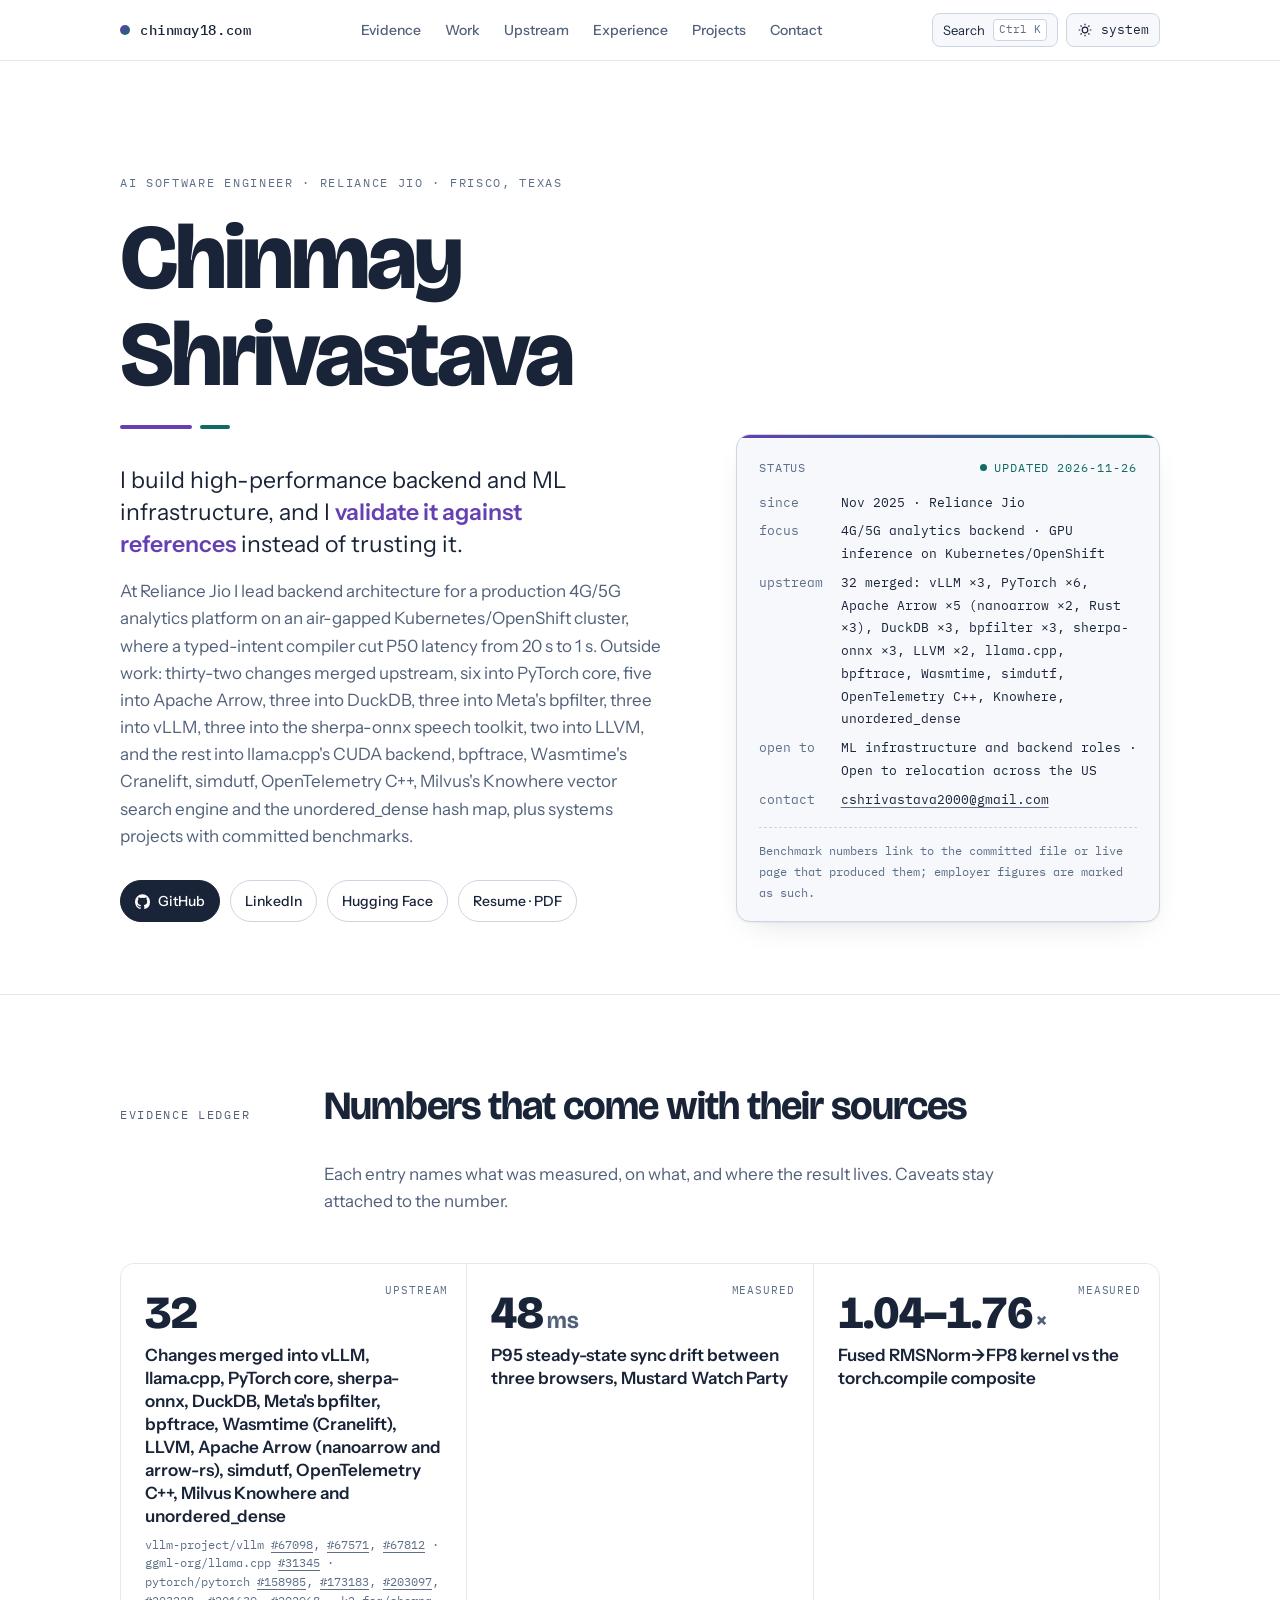
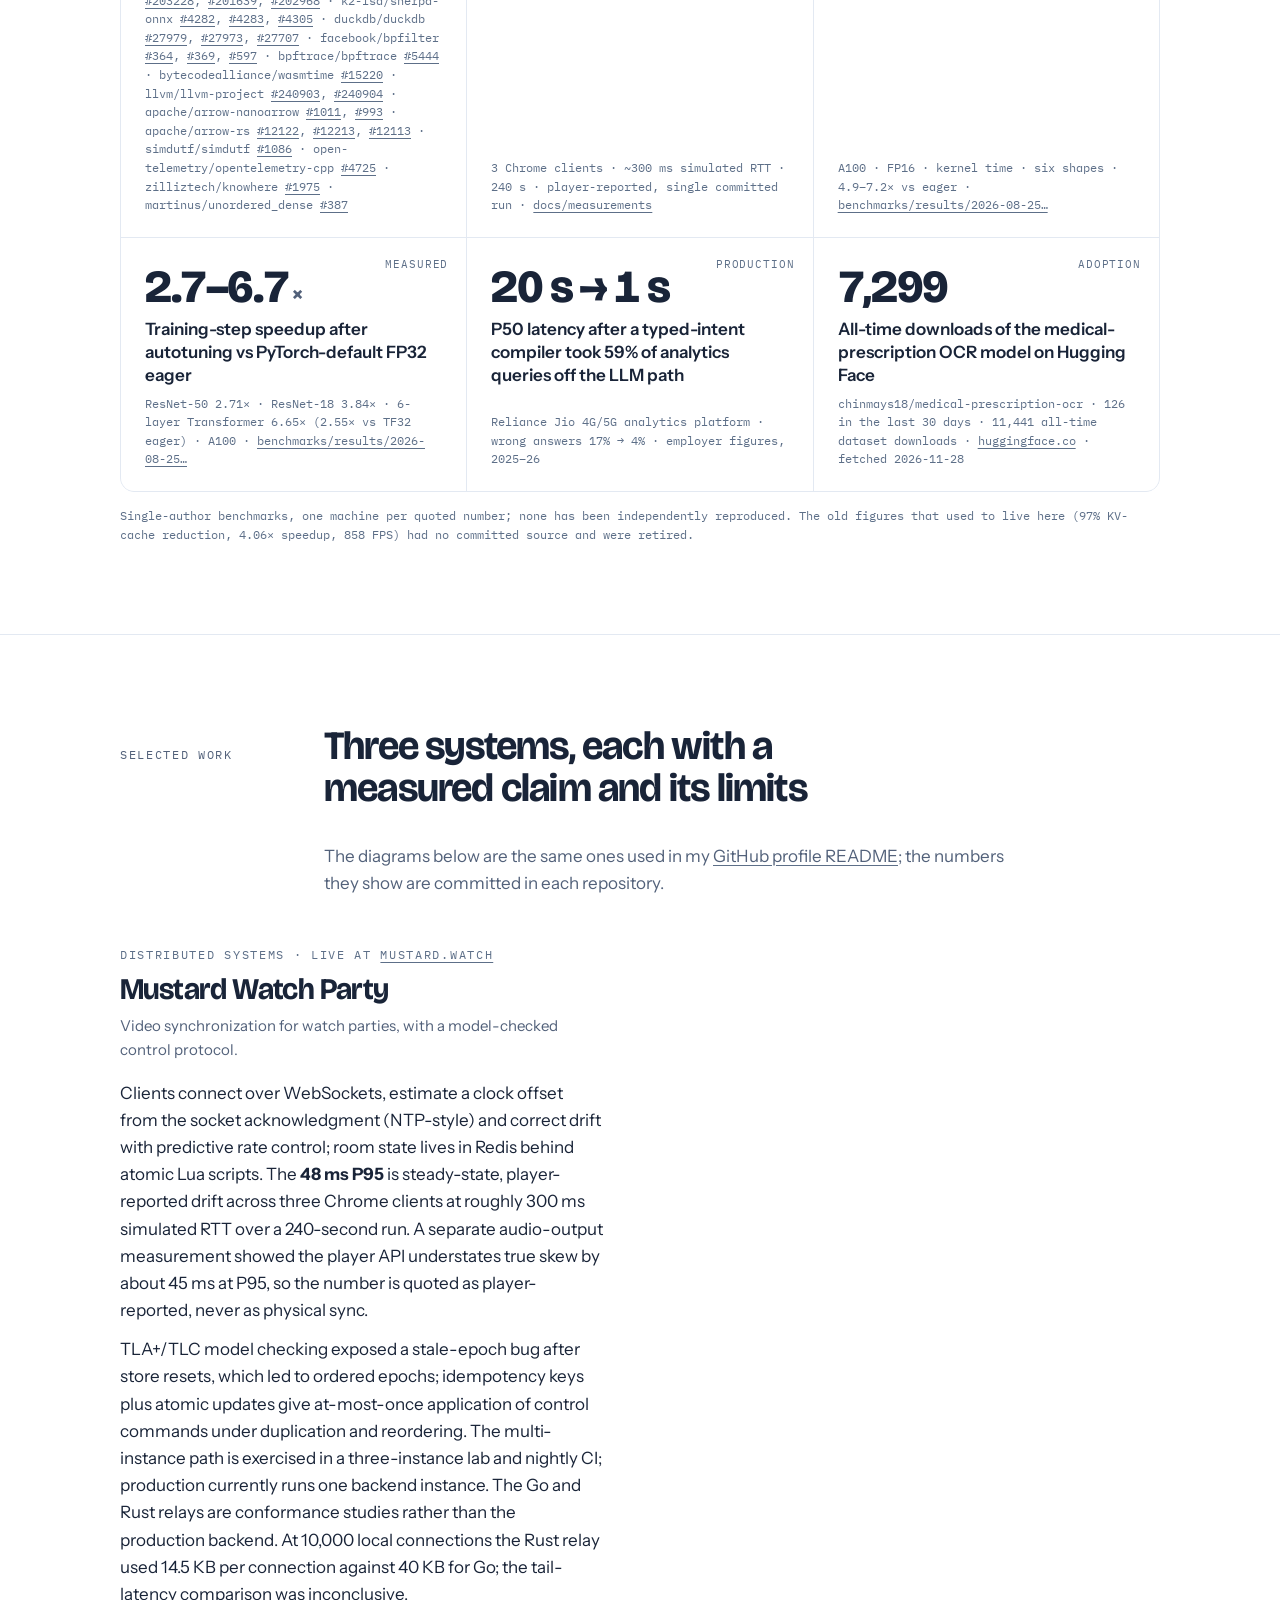
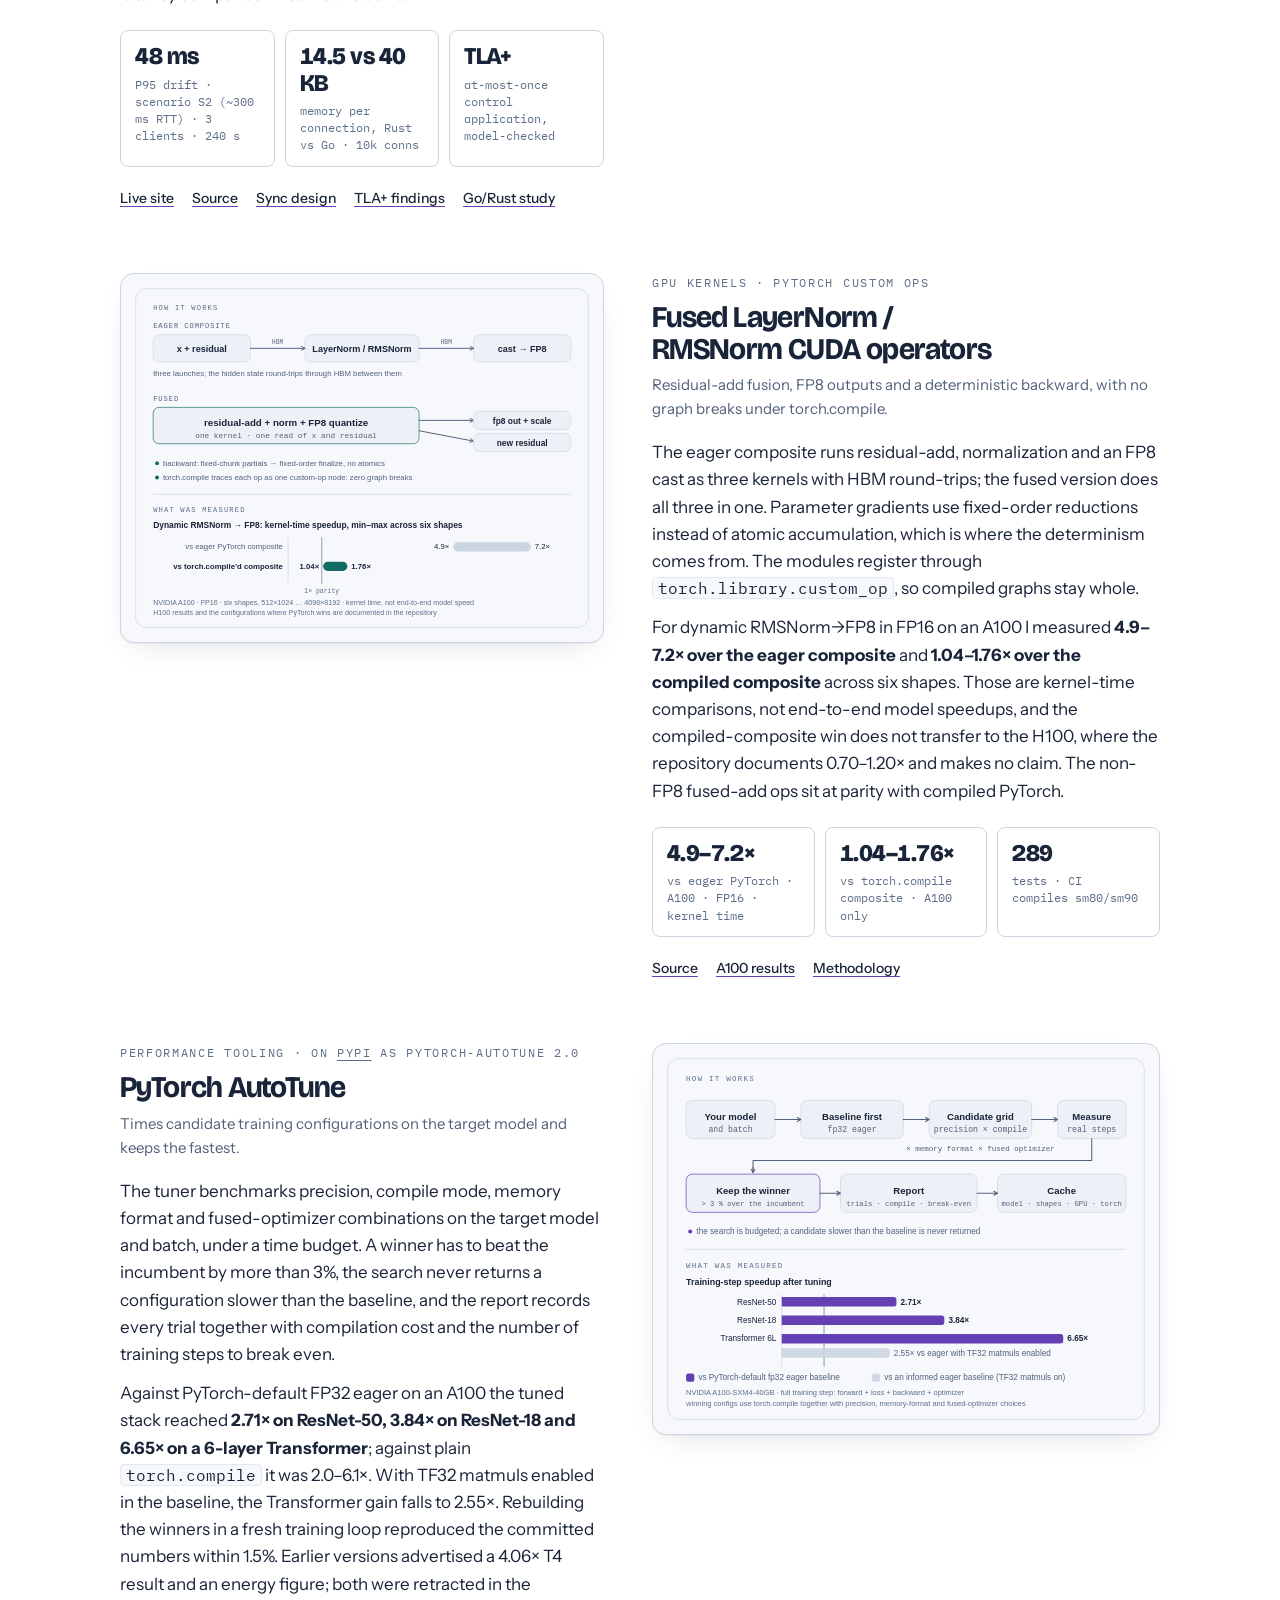
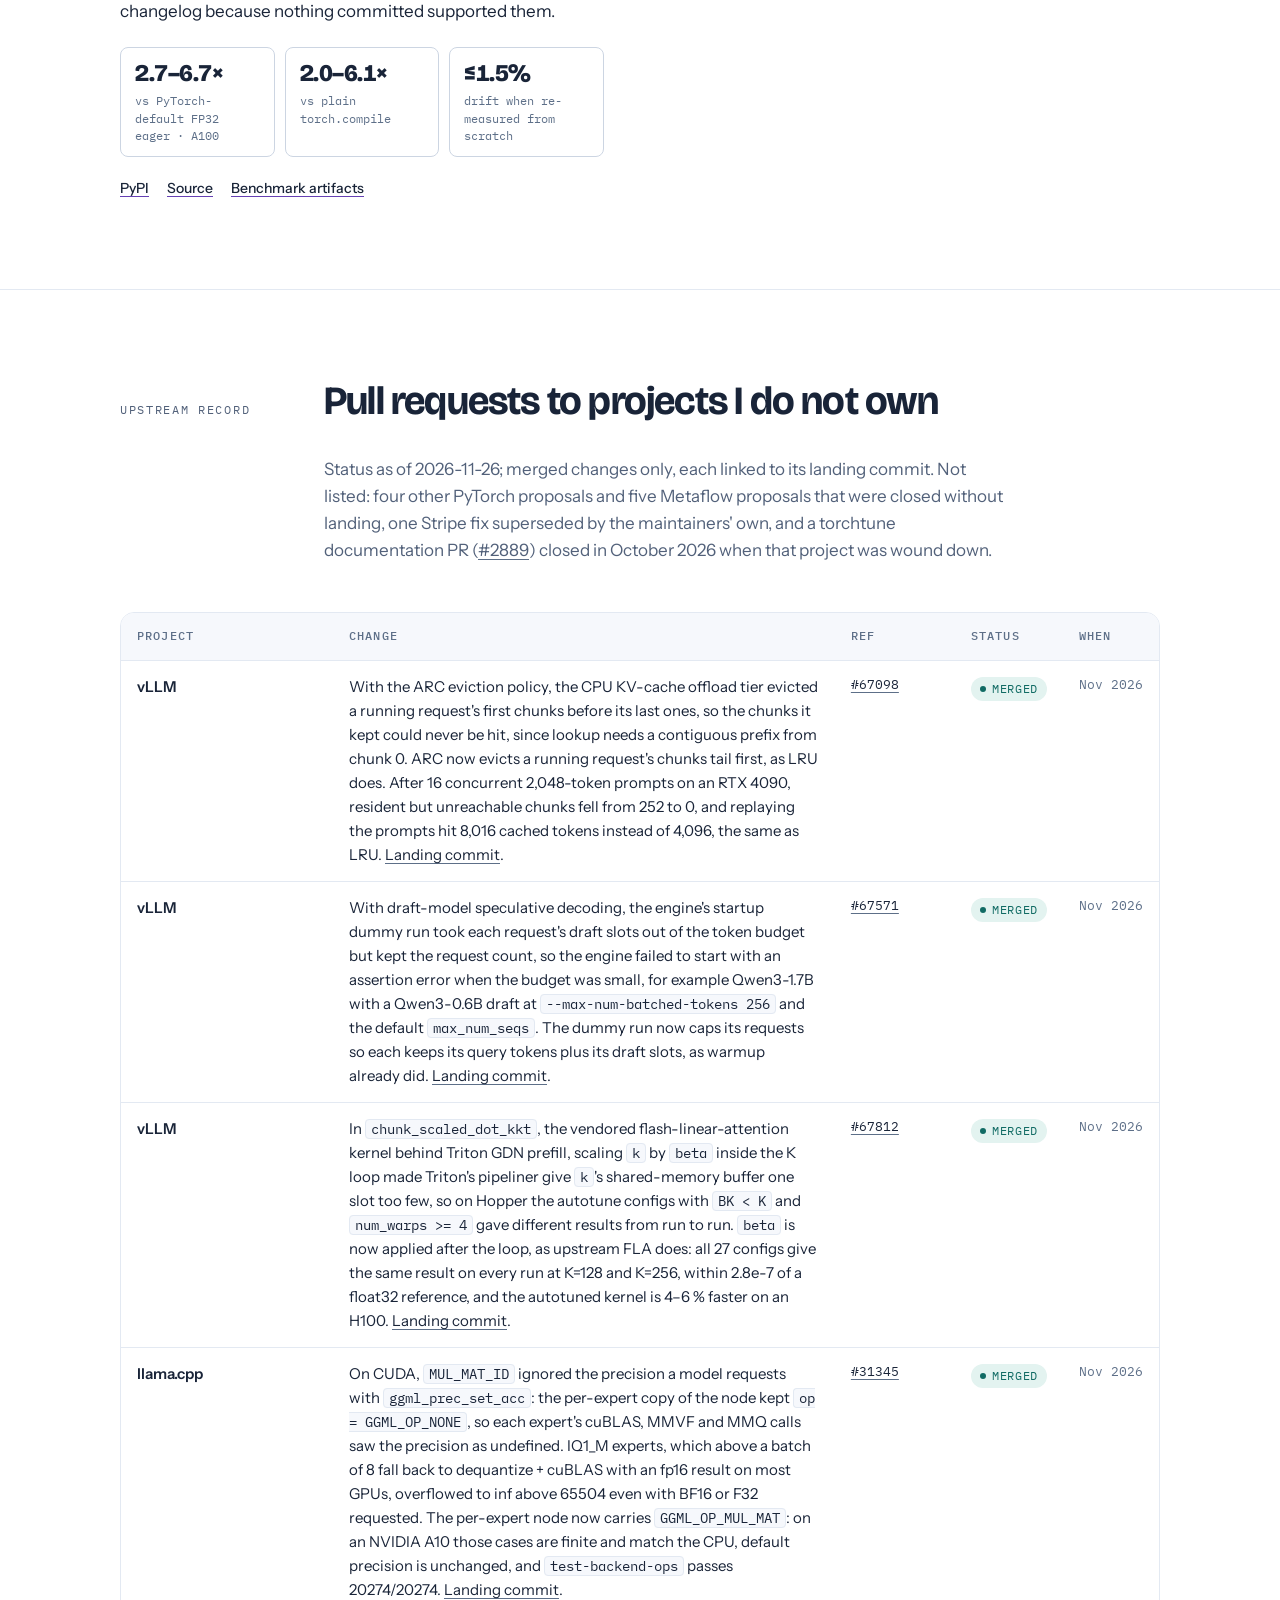
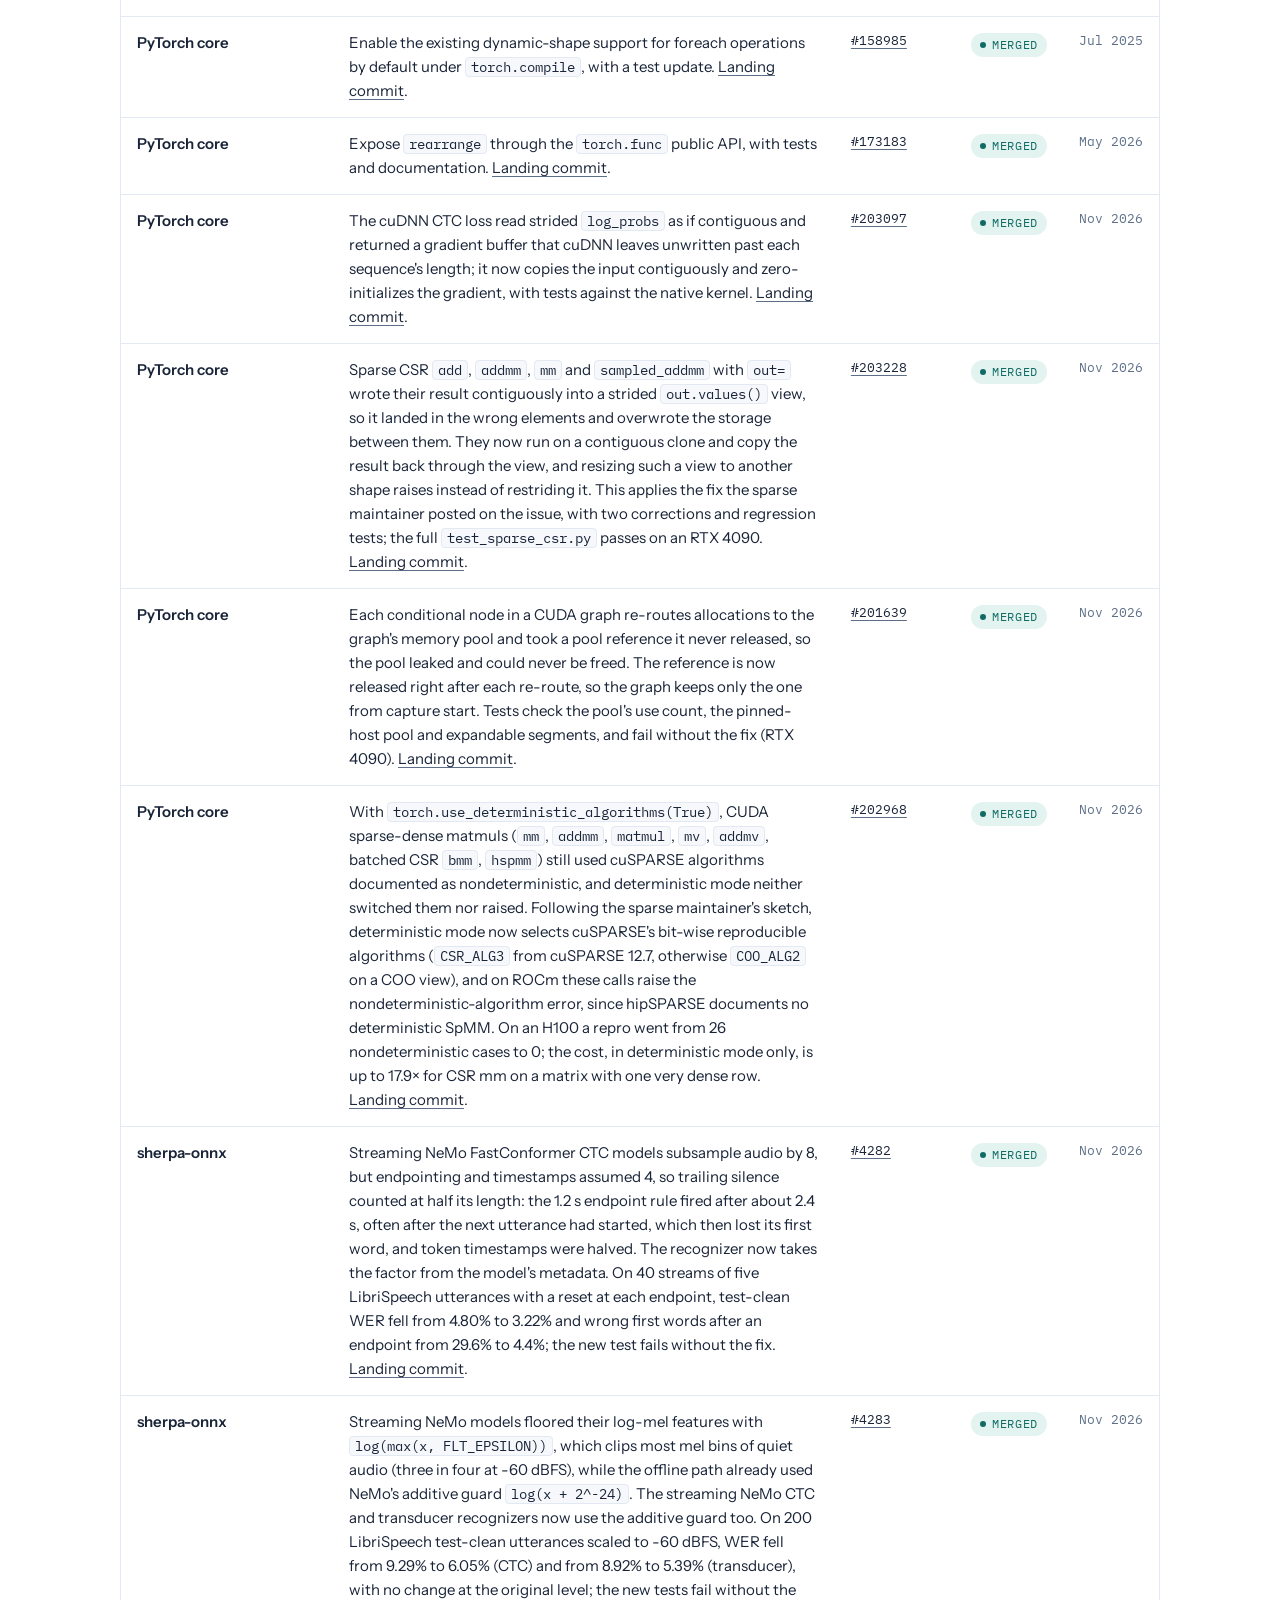
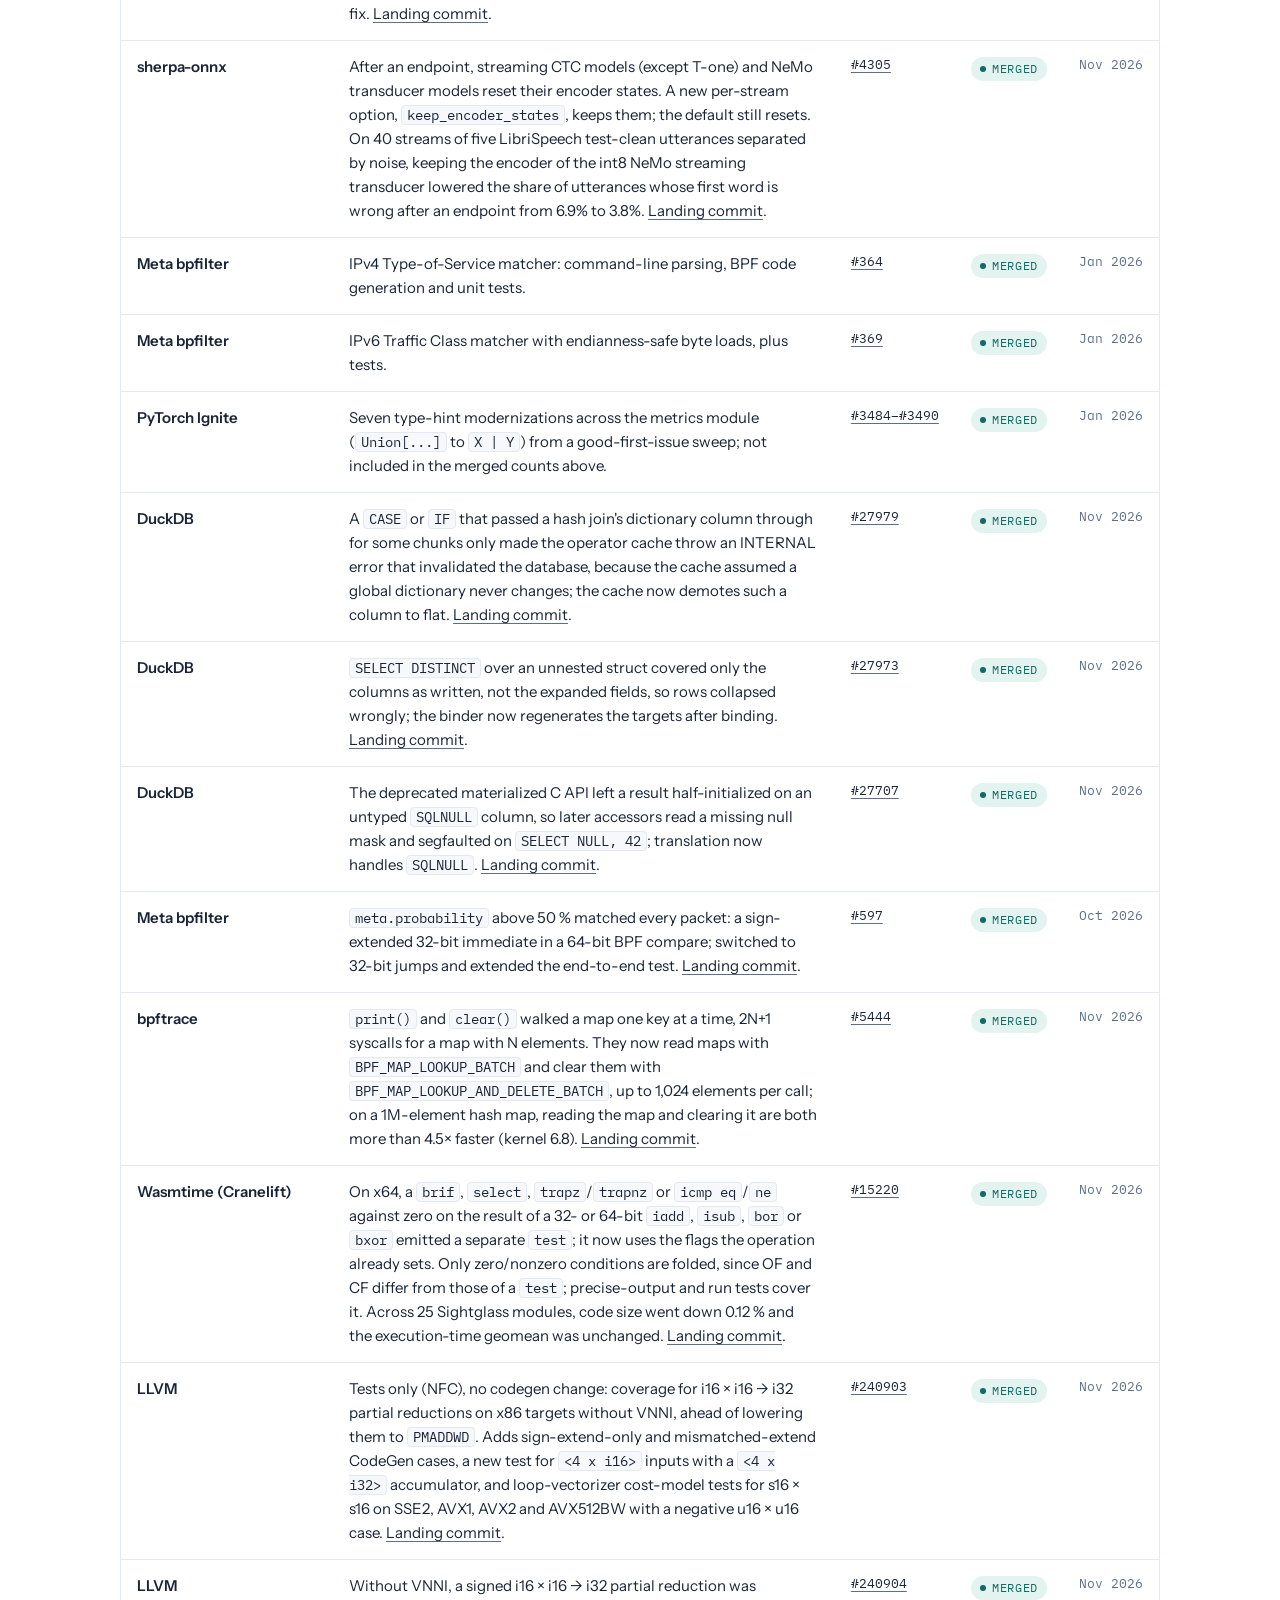
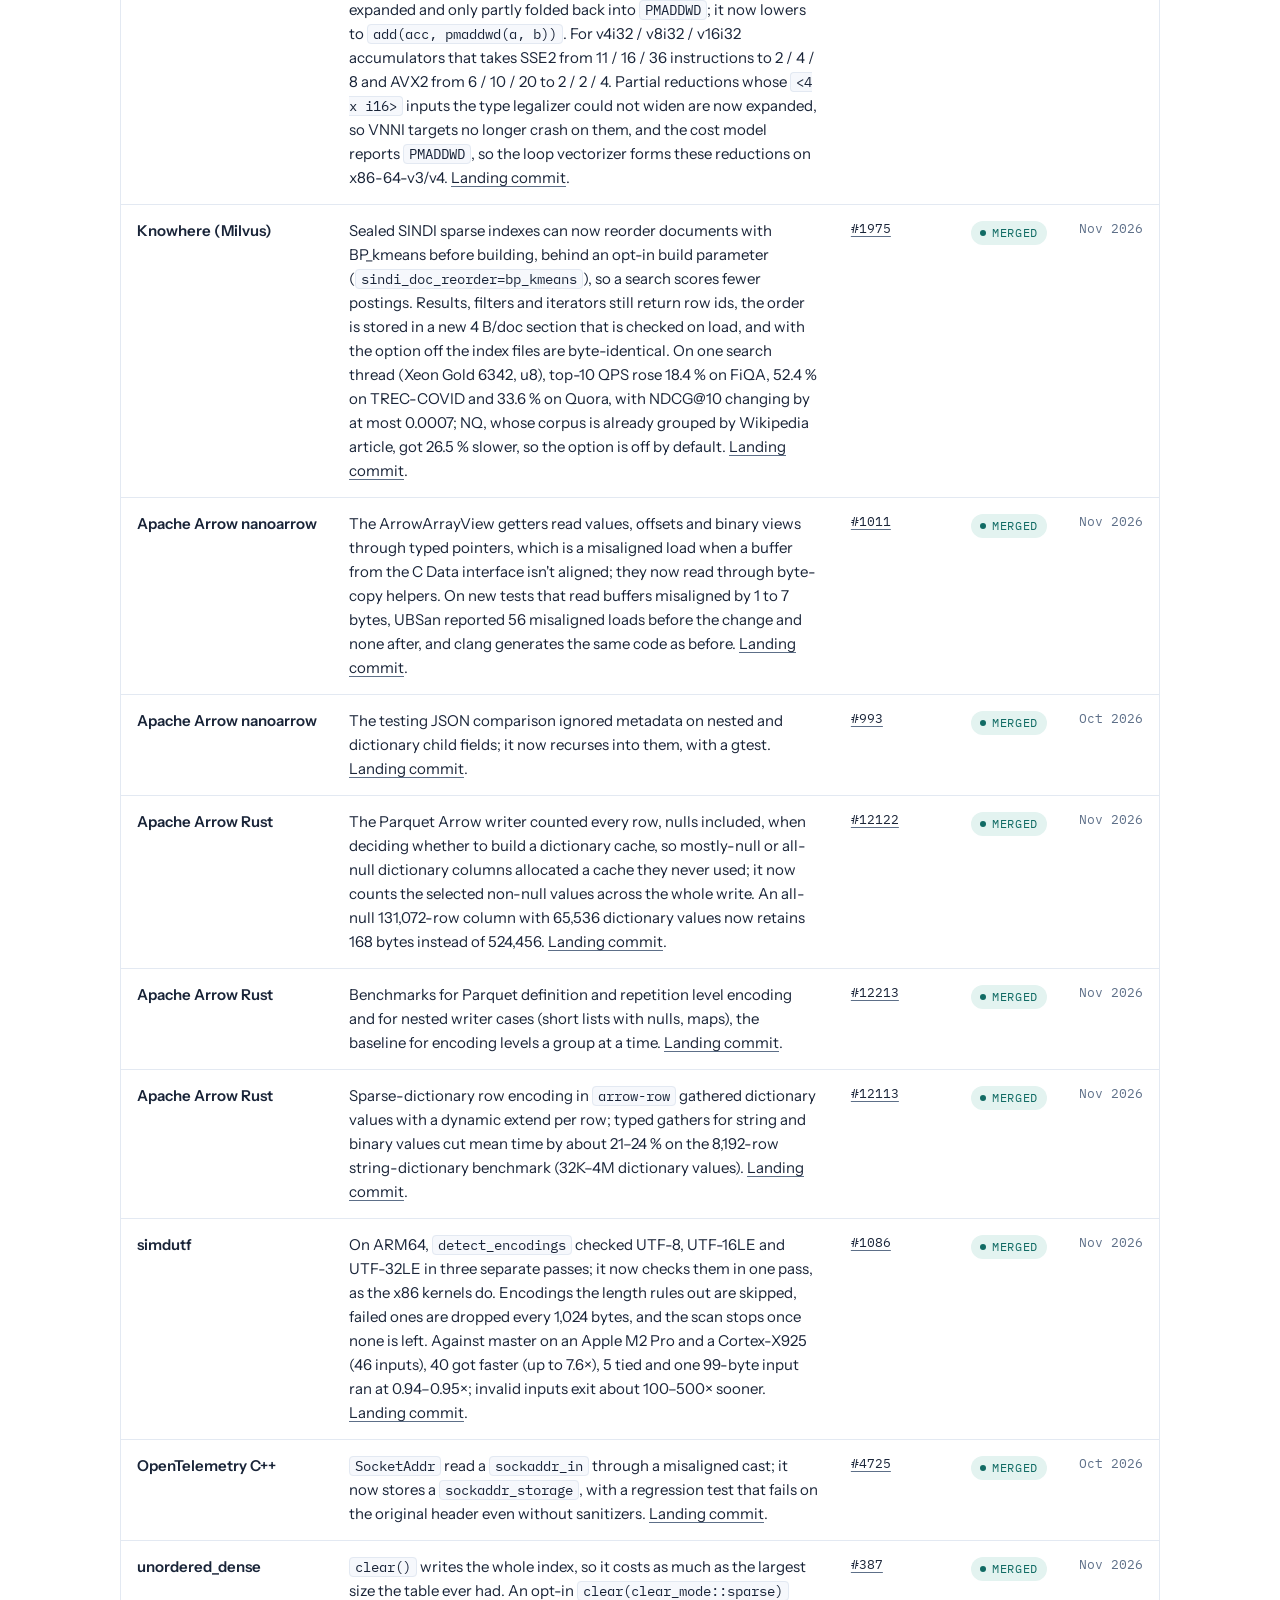
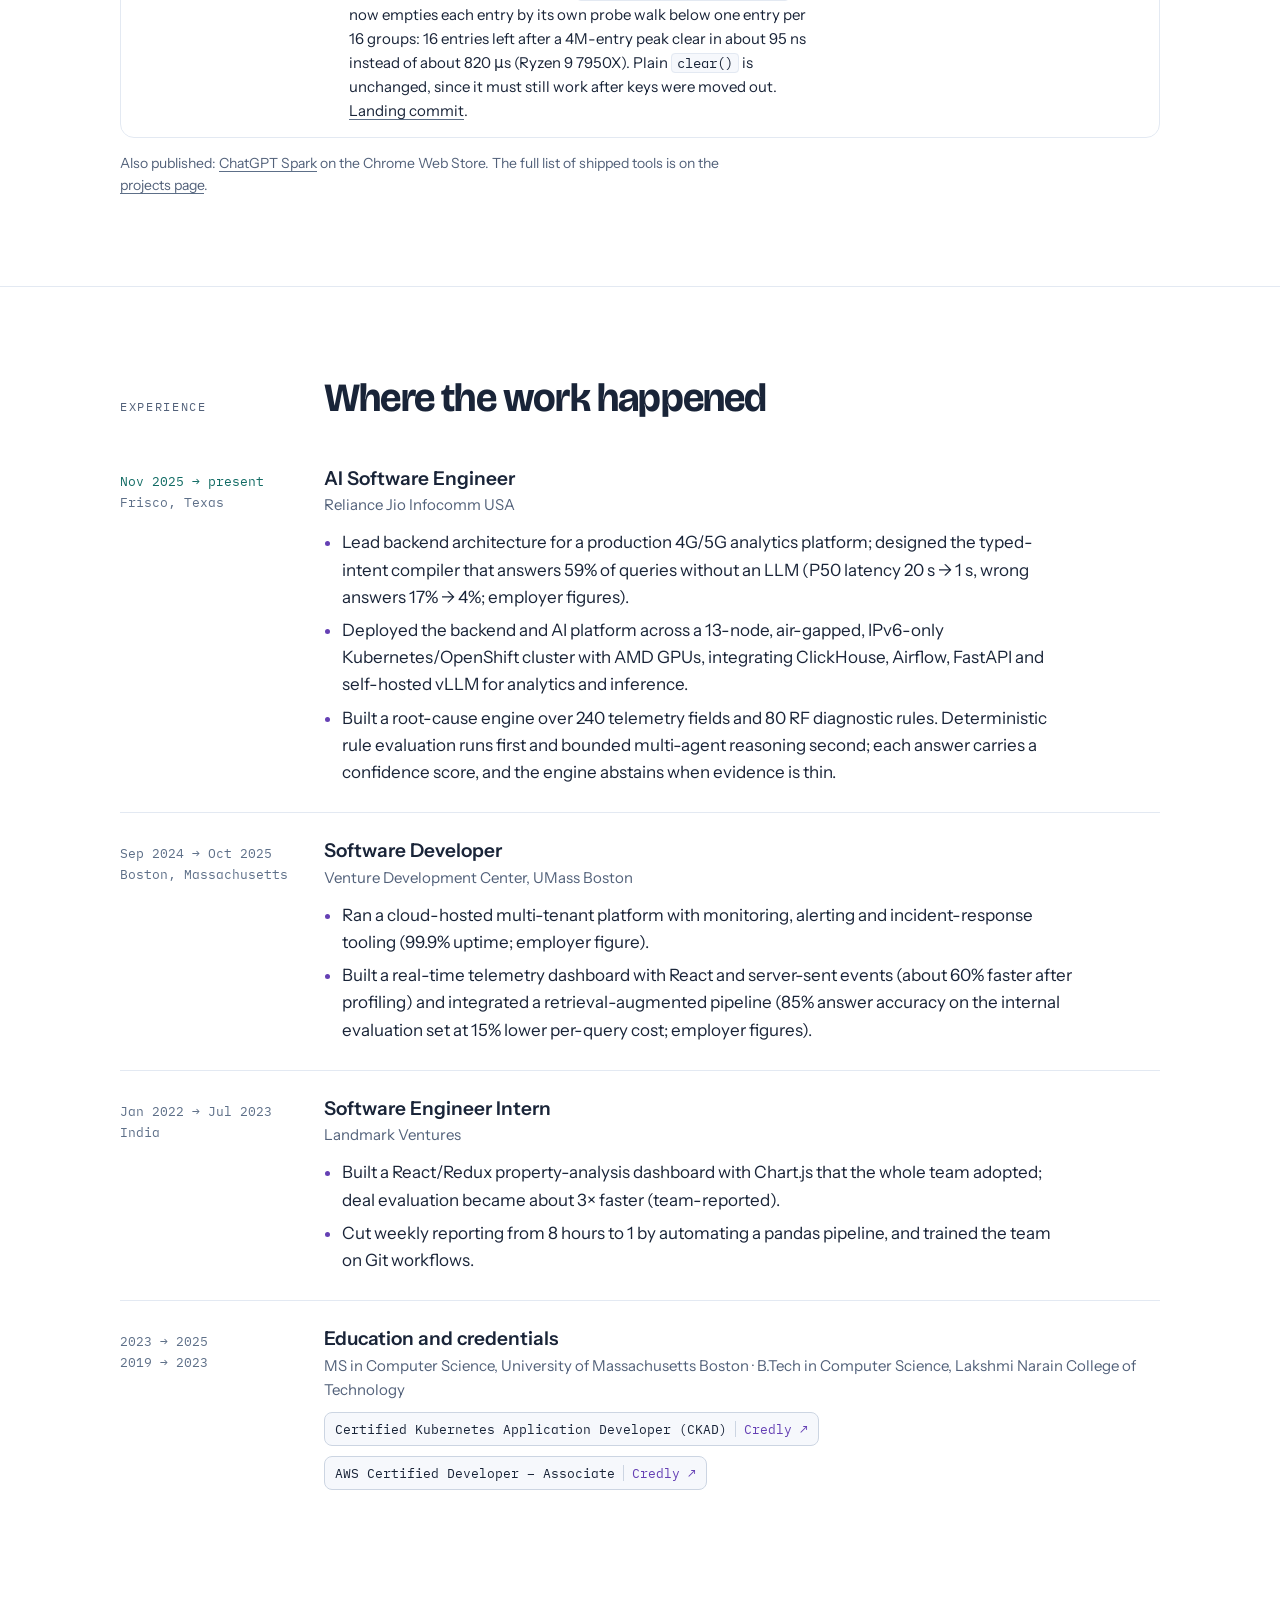
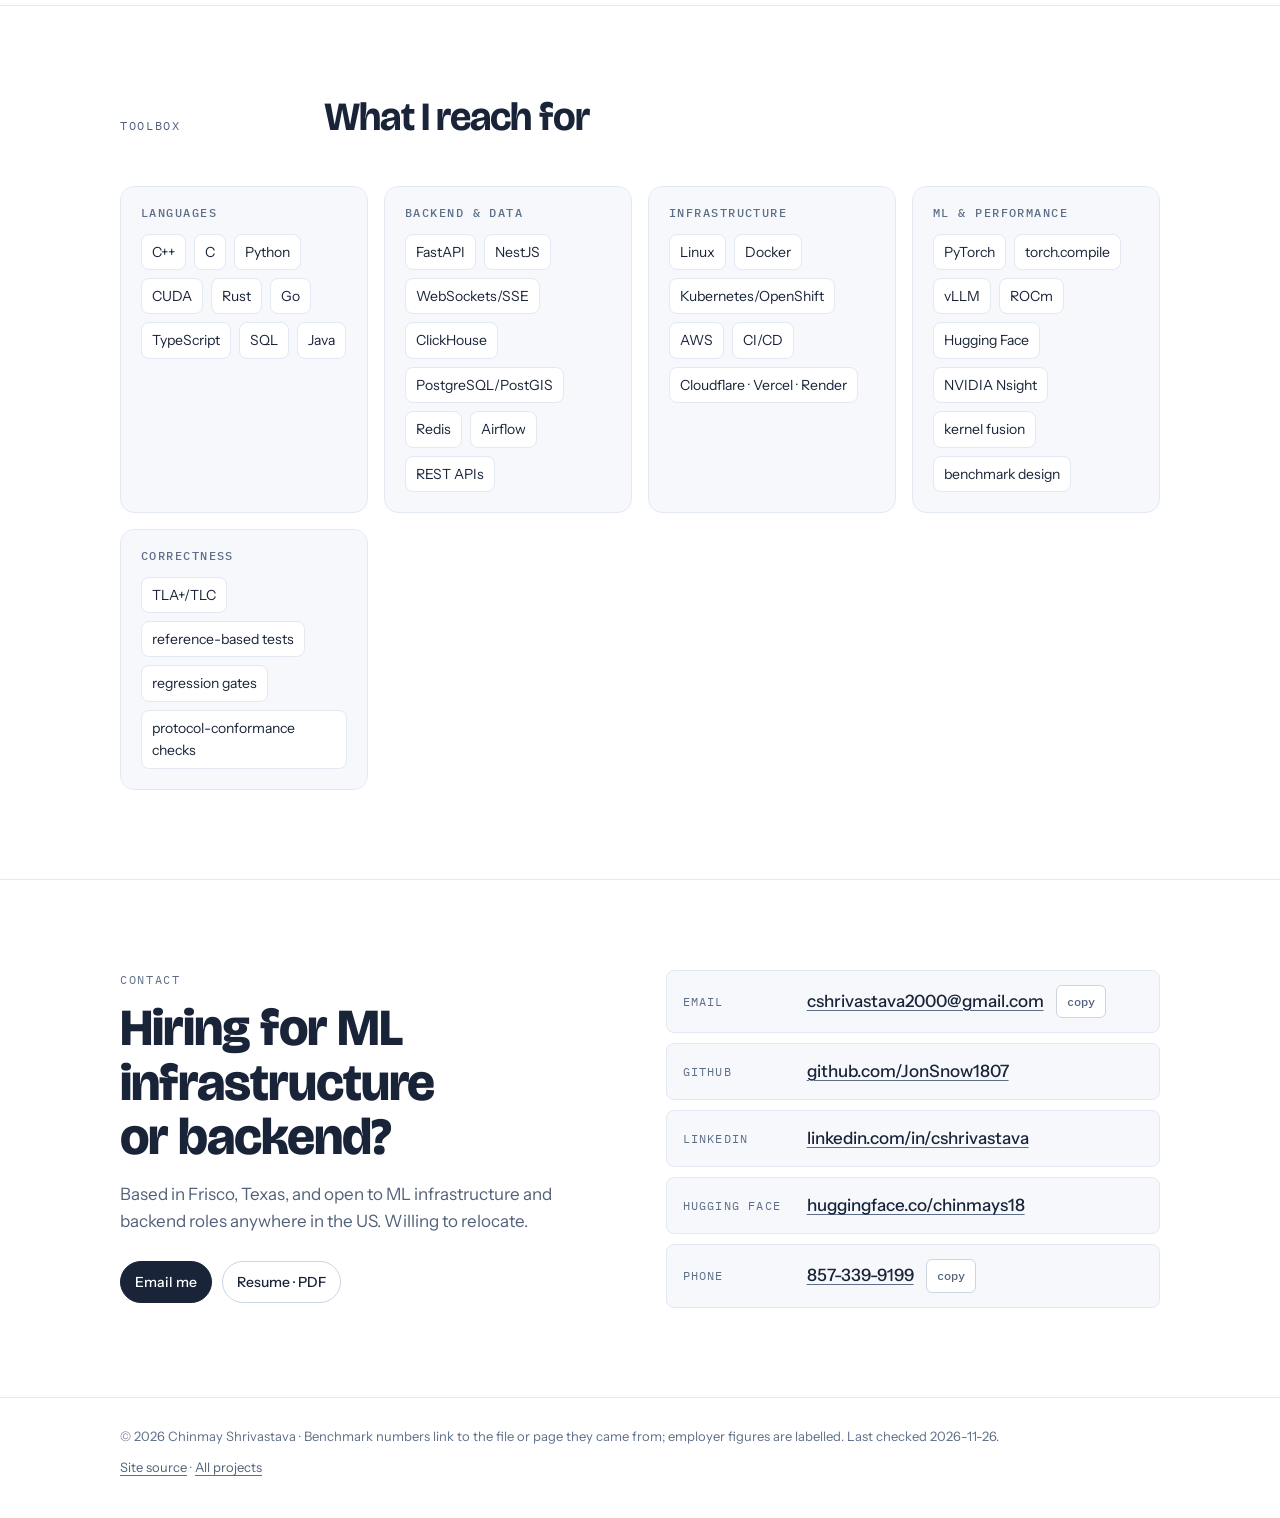
<file: index.html>
<!DOCTYPE html>
<html lang="en">
<head>
  <meta charset="UTF-8">
  <meta name="viewport" content="width=device-width, initial-scale=1.0, viewport-fit=cover">
  <title>Chinmay Shrivastava</title>
  <meta name="description" content="Chinmay Shrivastava, AI Software Engineer at Reliance Jio. Backend and ML infrastructure, upstream vLLM, PyTorch, DuckDB, bpfilter and other changes, and systems projects whose numbers are measured and committed.">
  <link rel="canonical" href="https://chinmay18.com/">
  <meta name="theme-color" content="#ffffff" media="(prefers-color-scheme: light)">
  <meta name="theme-color" content="#0d1117" media="(prefers-color-scheme: dark)">
  <meta property="og:type" content="profile">
  <meta property="og:title" content="Chinmay Shrivastava">
  <meta property="og:description" content="AI Software Engineer at Reliance Jio. Backend and ML infrastructure, measured and checked against references.">
  <meta property="og:url" content="https://chinmay18.com/">
  <meta property="og:image" content="https://chinmay18.com/assets/og.png">
  <meta property="og:image:width" content="1200">
  <meta property="og:image:height" content="630">
  <meta name="twitter:image" content="https://chinmay18.com/assets/og.png">
  <meta name="twitter:card" content="summary_large_image">
  <link rel="icon" href="data:image/svg+xml,%3Csvg xmlns='http://www.w3.org/2000/svg' viewBox='0 0 64 64'%3E%3Crect width='64' height='64' rx='14' fill='%23192438'/%3E%3Ccircle cx='24' cy='40' r='9' fill='%23bba8ff'/%3E%3Ccircle cx='42' cy='26' r='9' fill='%2383dcd0'/%3E%3C/svg%3E">
  <script>try{var t=localStorage.getItem("theme");if(t==="light"||t==="dark"){document.documentElement.setAttribute("data-theme",t)}}catch(e){}</script>
  <link rel="preconnect" href="https://fonts.googleapis.com">
  <link rel="preconnect" href="https://fonts.gstatic.com" crossorigin>
  <link href="https://fonts.googleapis.com/css2?family=Bricolage+Grotesque:opsz,wght@12..96,500..800&family=IBM+Plex+Mono:wght@400;500&family=Instrument+Sans:wght@400..700&display=swap" rel="stylesheet">
  <link rel="stylesheet" href="assets/css/site.css">
  <script type="application/ld+json">
  {
    "@context": "https://schema.org",
    "@type": "Person",
    "name": "Chinmay Shrivastava",
    "jobTitle": "AI Software Engineer",
    "worksFor": { "@type": "Organization", "name": "Reliance Jio" },
    "alumniOf": [
      { "@type": "CollegeOrUniversity", "name": "University of Massachusetts Boston" },
      { "@type": "CollegeOrUniversity", "name": "Lakshmi Narain College of Technology" }
    ],
    "address": { "@type": "PostalAddress", "addressLocality": "Frisco", "addressRegion": "TX", "addressCountry": "US" },
    "email": "mailto:cshrivastava2000@gmail.com",
    "url": "https://chinmay18.com/",
    "sameAs": [
      "https://github.com/JonSnow1807",
      "https://www.linkedin.com/in/cshrivastava/",
      "https://huggingface.co/chinmays18"
    ]
  }
  </script>
</head>
<body>
  <a class="skip" href="#main">Skip to content</a>

  <header class="topbar">
    <div class="wrap">
      <a class="brand" href="#top" aria-label="chinmay18.com, home"><span class="dot" aria-hidden="true"></span>chinmay18.com</a>
      <nav aria-label="Primary"><ul class="nav">
        <li><a href="#evidence" data-cmd="Evidence ledger" data-kind="section">Evidence</a></li>
        <li><a href="#work" data-cmd="Selected work" data-kind="section">Work</a></li>
        <li><a href="#upstream" data-cmd="Upstream record" data-kind="section">Upstream</a></li>
        <li><a href="#experience" data-cmd="Experience" data-kind="section">Experience</a></li>
        <li><a href="projects.html" data-cmd="All projects" data-kind="page">Projects</a></li>
        <li><a href="#contact" data-cmd="Contact" data-kind="section">Contact</a></li>
      </ul></nav>
      <div class="controls">
        <button class="btn-kbd" type="button" data-open-palette aria-label="Search this site (Command K)"><span class="label">Search</span><kbd aria-hidden="true">⌘K</kbd></button>
        <button class="btn-icon" type="button" id="theme-toggle">
          <svg viewBox="0 0 24 24" fill="none" stroke="currentColor" stroke-width="1.8" aria-hidden="true"><circle cx="12" cy="12" r="4.2"/><path d="M12 2.5v2.4M12 19.1v2.4M2.5 12h2.4M19.1 12h2.4M5.3 5.3l1.7 1.7M17 17l1.7 1.7M5.3 18.7 7 17M17 7l1.7-1.7"/></svg>
          <span class="sr-only">Theme: </span><span class="theme-label mono" aria-live="polite">system</span>
        </button>
      </div>
    </div>
  </header>

  <main id="main">
    <!-- ================= HERO ================= -->
    <section class="hero" id="top">
      <div class="wrap hero-grid">
        <div>
          <p class="eyebrow rise" style="--i:0">AI Software Engineer · Reliance Jio · Frisco, Texas</p>
          <h1 class="rise" style="--i:1">Chinmay<br>Shrivastava</h1>
          <div class="rule rise" style="--i:2" aria-hidden="true"><span></span><span></span></div>
          <p class="thesis rise" style="--i:3">I build high-performance backend and ML infrastructure, and I <strong>validate it against references</strong> instead of trusting it.</p>
          <p class="lede rise" style="--i:4">At Reliance Jio I lead backend architecture for a production 4G/5G analytics platform on an air-gapped Kubernetes/OpenShift cluster, where a typed-intent compiler cut P50 latency from 20 s to 1 s. Outside work: thirty-two changes merged upstream, six into PyTorch core, five into Apache Arrow, three into DuckDB, three into Meta's bpfilter, three into vLLM, three into the sherpa-onnx speech toolkit, two into LLVM, and the rest into llama.cpp's CUDA backend, bpftrace, Wasmtime's Cranelift, simdutf, OpenTelemetry C++, Milvus's Knowhere vector search engine and the unordered_dense hash map, plus systems projects with committed benchmarks.</p>
          <div class="links rise" style="--i:5">
            <a class="pill primary" href="https://github.com/JonSnow1807" target="_blank" rel="noopener" data-cmd="GitHub profile" data-kind="link">
              <svg viewBox="0 0 24 24" fill="currentColor" aria-hidden="true"><path d="M12 .5A12 12 0 0 0 0 12.6c0 5.3 3.4 9.9 8.2 11.5.6.1.8-.3.8-.6v-2.2c-3.3.7-4-1.6-4-1.6-.6-1.4-1.4-1.8-1.4-1.8-1.1-.8.1-.8.1-.8 1.2.1 1.8 1.3 1.8 1.3 1.1 1.9 2.8 1.3 3.5 1 .1-.8.4-1.3.8-1.6-2.7-.3-5.5-1.4-5.5-6.1 0-1.3.5-2.4 1.2-3.3-.1-.3-.5-1.6.1-3.2 0 0 1-.3 3.3 1.3a11.4 11.4 0 0 1 6 0c2.3-1.6 3.3-1.3 3.3-1.3.7 1.7.2 2.9.1 3.2.8.9 1.2 2 1.2 3.3 0 4.7-2.8 5.8-5.5 6.1.4.4.8 1.1.8 2.3v3.3c0 .3.2.7.8.6A12 12 0 0 0 24 12.6 12 12 0 0 0 12 .5Z"/></svg>
              GitHub
            </a>
            <a class="pill" href="https://www.linkedin.com/in/cshrivastava/" target="_blank" rel="noopener" data-cmd="LinkedIn" data-kind="link">LinkedIn</a>
            <a class="pill" href="https://huggingface.co/chinmays18" target="_blank" rel="noopener" data-cmd="Hugging Face" data-kind="link">Hugging Face</a>
            <a class="pill" href="resume.pdf" target="_blank" rel="noopener" data-cmd="Resume (PDF)" data-kind="file">Resume · PDF</a>
          </div>
        </div>

        <aside class="status rise" style="--i:3" aria-label="Current status">
          <div class="head"><span>status</span><span class="live"><i aria-hidden="true"></i>updated 2026-11-26</span></div>
          <dl>
            <dt>since</dt><dd>Nov 2025 · Reliance Jio</dd>
            <dt>focus</dt><dd>4G/5G analytics backend · GPU inference on Kubernetes/OpenShift</dd>
            <dt>upstream</dt><dd>32 merged: vLLM ×3, PyTorch ×6, Apache Arrow ×5 (nanoarrow ×2, Rust ×3), DuckDB ×3, bpfilter ×3, sherpa-onnx ×3, LLVM ×2, llama.cpp, bpftrace, Wasmtime, simdutf, OpenTelemetry C++, Knowhere, unordered_dense</dd>
            <dt>open to</dt><dd>ML infrastructure and backend roles · Open to relocation across the US</dd>
            <dt>contact</dt><dd><a href="mailto:cshrivastava2000@gmail.com">cshrivastava2000@gmail.com</a></dd>
          </dl>
          <div class="foot">Benchmark numbers link to the committed file or live page that produced them; employer figures are marked as such.</div>
        </aside>
      </div>
    </section>

    <!-- ================= EVIDENCE LEDGER ================= -->
    <section class="section" id="evidence">
      <div class="wrap">
        <div class="section-head">
          <p class="eyebrow">Evidence ledger</p>
          <h2>Numbers that come with their sources</h2>
          <p>Each entry names what was measured, on what, and where the result lives. Caveats stay attached to the number.</p>
        </div>

        <div class="ledger reveal">
          <article class="tile">
            <span class="tag">upstream</span>
            <div class="num">32</div>
            <div class="what">Changes merged into vLLM, llama.cpp, PyTorch core, sherpa-onnx, DuckDB, Meta's bpfilter, bpftrace, Wasmtime (Cranelift), LLVM, Apache Arrow (nanoarrow and arrow-rs), simdutf, OpenTelemetry C++, Milvus Knowhere and unordered_dense</div>
            <div class="src">vllm-project/vllm <a href="https://github.com/vllm-project/vllm/pull/67098" target="_blank" rel="noopener">#67098</a>, <a href="https://github.com/vllm-project/vllm/pull/67571" target="_blank" rel="noopener">#67571</a>, <a href="https://github.com/vllm-project/vllm/pull/67812" target="_blank" rel="noopener">#67812</a> · ggml-org/llama.cpp <a href="https://github.com/ggml-org/llama.cpp/pull/31345" target="_blank" rel="noopener">#31345</a> · pytorch/pytorch <a href="https://github.com/pytorch/pytorch/pull/158985" target="_blank" rel="noopener">#158985</a>, <a href="https://github.com/pytorch/pytorch/pull/173183" target="_blank" rel="noopener">#173183</a>, <a href="https://github.com/pytorch/pytorch/pull/203097" target="_blank" rel="noopener">#203097</a>, <a href="https://github.com/pytorch/pytorch/pull/203228" target="_blank" rel="noopener">#203228</a>, <a href="https://github.com/pytorch/pytorch/pull/201639" target="_blank" rel="noopener">#201639</a>, <a href="https://github.com/pytorch/pytorch/pull/202968" target="_blank" rel="noopener">#202968</a> · k2-fsa/sherpa-onnx <a href="https://github.com/k2-fsa/sherpa-onnx/pull/4282" target="_blank" rel="noopener">#4282</a>, <a href="https://github.com/k2-fsa/sherpa-onnx/pull/4283" target="_blank" rel="noopener">#4283</a>, <a href="https://github.com/k2-fsa/sherpa-onnx/pull/4305" target="_blank" rel="noopener">#4305</a> · duckdb/duckdb <a href="https://github.com/duckdb/duckdb/pull/27979" target="_blank" rel="noopener">#27979</a>, <a href="https://github.com/duckdb/duckdb/pull/27973" target="_blank" rel="noopener">#27973</a>, <a href="https://github.com/duckdb/duckdb/pull/27707" target="_blank" rel="noopener">#27707</a> · facebook/bpfilter <a href="https://github.com/facebook/bpfilter/pull/364" target="_blank" rel="noopener">#364</a>, <a href="https://github.com/facebook/bpfilter/pull/369" target="_blank" rel="noopener">#369</a>, <a href="https://github.com/facebook/bpfilter/pull/597" target="_blank" rel="noopener">#597</a> · bpftrace/bpftrace <a href="https://github.com/bpftrace/bpftrace/pull/5444" target="_blank" rel="noopener">#5444</a> · bytecodealliance/wasmtime <a href="https://github.com/bytecodealliance/wasmtime/pull/15220" target="_blank" rel="noopener">#15220</a> · llvm/llvm-project <a href="https://github.com/llvm/llvm-project/pull/240903" target="_blank" rel="noopener">#240903</a>, <a href="https://github.com/llvm/llvm-project/pull/240904" target="_blank" rel="noopener">#240904</a> · apache/arrow-nanoarrow <a href="https://github.com/apache/arrow-nanoarrow/pull/1011" target="_blank" rel="noopener">#1011</a>, <a href="https://github.com/apache/arrow-nanoarrow/pull/993" target="_blank" rel="noopener">#993</a> · apache/arrow-rs <a href="https://github.com/apache/arrow-rs/pull/12122" target="_blank" rel="noopener">#12122</a>, <a href="https://github.com/apache/arrow-rs/pull/12213" target="_blank" rel="noopener">#12213</a>, <a href="https://github.com/apache/arrow-rs/pull/12113" target="_blank" rel="noopener">#12113</a> · simdutf/simdutf <a href="https://github.com/simdutf/simdutf/pull/1086" target="_blank" rel="noopener">#1086</a> · open-telemetry/opentelemetry-cpp <a href="https://github.com/open-telemetry/opentelemetry-cpp/pull/4725" target="_blank" rel="noopener">#4725</a> · zilliztech/knowhere <a href="https://github.com/zilliztech/knowhere/pull/1975" target="_blank" rel="noopener">#1975</a> · martinus/unordered_dense <a href="https://github.com/martinus/unordered_dense/pull/387" target="_blank" rel="noopener">#387</a></div>
          </article>

          <article class="tile">
            <span class="tag">measured</span>
            <div class="num">48<small>ms</small></div>
            <div class="what">P95 steady-state sync drift between three browsers, Mustard Watch Party</div>
            <div class="src">3 Chrome clients · ~300 ms simulated RTT · 240 s · player-reported, single committed run · <a href="https://github.com/JonSnow1807/Mustard-Watch-Party/tree/main/docs/measurements" target="_blank" rel="noopener">docs/measurements</a></div>
          </article>

          <article class="tile">
            <span class="tag">measured</span>
            <div class="num">1.04–1.76<small>×</small></div>
            <div class="what">Fused RMSNorm→FP8 kernel vs the torch.compile composite</div>
            <div class="src">A100 · FP16 · kernel time · six shapes · 4.9–7.2× vs eager · <a href="https://github.com/JonSnow1807/Fused-LayerNorm-CUDA-Operator/tree/main/benchmarks/results/2026-08-25_a100-40gb_v050_ops" target="_blank" rel="noopener">benchmarks/results/2026-08-25…</a></div>
          </article>

          <article class="tile">
            <span class="tag">measured</span>
            <div class="num">2.7–6.7<small>×</small></div>
            <div class="what">Training-step speedup after autotuning vs PyTorch-default FP32 eager</div>
            <div class="src">ResNet-50 2.71× · ResNet-18 3.84× · 6-layer Transformer 6.65× (2.55× vs TF32 eager) · A100 · <a href="https://github.com/JonSnow1807/pytorch-autotune/tree/main/benchmarks/results/2026-08-25_a100-40gb_v200" target="_blank" rel="noopener">benchmarks/results/2026-08-25…</a></div>
          </article>

          <article class="tile">
            <span class="tag">production</span>
            <div class="num">20 s → 1 s</div>
            <div class="what">P50 latency after a typed-intent compiler took 59% of analytics queries off the LLM path</div>
            <div class="src">Reliance Jio 4G/5G analytics platform · wrong answers 17% → 4% · employer figures, 2025–26</div>
          </article>

          <article class="tile">
            <span class="tag">adoption</span>
            <div class="num" data-stat="hf_model_all">7,299</div>
            <div class="what">All-time downloads of the medical-prescription OCR model on Hugging Face</div>
            <div class="src">chinmays18/medical-prescription-ocr · <span data-stat="hf_model_30d">126</span> in the last 30 days · <span data-stat="hf_dataset_all">11,441</span> all-time dataset downloads · <a href="https://huggingface.co/chinmays18/medical-prescription-ocr" target="_blank" rel="noopener">huggingface.co</a> · fetched <span data-stat="fetched">2026-11-28</span></div>
          </article>
        </div>
        <p class="ledger-note">Single-author benchmarks, one machine per quoted number; none has been independently reproduced. The old figures that used to live here (97% KV-cache reduction, 4.06× speedup, 858 FPS) had no committed source and were retired.</p>
      </div>
    </section>

    <!-- ================= SELECTED WORK ================= -->
    <section class="section" id="work">
      <div class="wrap">
        <div class="section-head">
          <p class="eyebrow">Selected work</p>
          <h2>Three systems, each with a measured claim and its limits</h2>
          <p>The diagrams below are the same ones used in my <a href="https://github.com/JonSnow1807" target="_blank" rel="noopener">GitHub profile README</a>; the numbers they show are committed in each repository.</p>
        </div>

        <div class="work">
          <!-- Mustard -->
          <article class="work-item reveal" id="mustard">
            <div class="work-body">
              <p class="eyebrow">Distributed systems · live at <a href="https://mustard.watch" target="_blank" rel="noopener">mustard.watch</a></p>
              <h3 style="margin-top:10px">Mustard Watch Party</h3>
              <p class="kicker">Video synchronization for watch parties, with a model-checked control protocol.</p>
              <p class="text">Clients connect over WebSockets, estimate a clock offset from the socket acknowledgment (NTP-style) and correct drift with predictive rate control; room state lives in Redis behind atomic Lua scripts. The <strong>48 ms P95</strong> is steady-state, player-reported drift across three Chrome clients at roughly 300 ms simulated RTT over a 240-second run. A separate audio-output measurement showed the player API understates true skew by about 45 ms at P95, so the number is quoted as player-reported, never as physical sync.</p>
              <p class="text">TLA+/TLC model checking exposed a stale-epoch bug after store resets, which led to ordered epochs; idempotency keys plus atomic updates give at-most-once application of control commands under duplication and reordering. The multi-instance path is exercised in a three-instance lab and nightly CI; production currently runs one backend instance. The Go and Rust relays are conformance studies rather than the production backend. At 10,000 local connections the Rust relay used 14.5 KB per connection against 40 KB for Go; the tail-latency comparison was inconclusive.</p>
              <div class="metrics">
                <div class="metric"><b>48 ms</b><span>P95 drift · scenario S2 (~300 ms RTT) · 3 clients · 240 s</span></div>
                <div class="metric"><b>14.5 vs 40 KB</b><span>memory per connection, Rust vs Go · 10k conns</span></div>
                <div class="metric"><b>TLA+</b><span>at-most-once control application, model-checked</span></div>
              </div>
              <div class="work-links">
                <a href="https://mustard.watch" target="_blank" rel="noopener">Live site</a>
                <a href="https://github.com/JonSnow1807/Mustard-Watch-Party" target="_blank" rel="noopener" data-cmd="Mustard Watch Party" data-kind="project">Source</a>
                <a href="https://github.com/JonSnow1807/Mustard-Watch-Party/blob/main/docs/SYNC_DESIGN.md" target="_blank" rel="noopener">Sync design</a>
                <a href="https://github.com/JonSnow1807/Mustard-Watch-Party/blob/main/docs/FORMAL.md" target="_blank" rel="noopener">TLA+ findings</a>
                <a href="https://github.com/JonSnow1807/Mustard-Watch-Party/blob/main/relay-rs/README.md" target="_blank" rel="noopener">Go/Rust study</a>
              </div>
            </div>
            <figure class="work-fig">
              <img class="fig-light" src="assets/figures/fig-mustard-light.svg" width="700" height="496" alt="Diagram: three Chrome clients estimate a clock offset over the socket acknowledgement and correct drift with predictive rate control; room state lives in Redis behind atomic Lua scripts. Chart of steady-state P95 drift across the five scenarios of the servo impairment matrix (S0, S2, S3, S5, S6): 49, 48, 79, 29 and 86 ms, two later runs (S8, S9) being committed but not charted; relay memory 14.5 KB for Rust versus 40 KB for Go per connection.">
              <img class="fig-dark" src="assets/figures/fig-mustard-dark.svg" width="700" height="496" alt="Diagram: three Chrome clients estimate a clock offset over the socket acknowledgement and correct drift with predictive rate control; room state lives in Redis behind atomic Lua scripts. Chart of steady-state P95 drift across the five scenarios of the servo impairment matrix (S0, S2, S3, S5, S6): 49, 48, 79, 29 and 86 ms, two later runs (S8, S9) being committed but not charted; relay memory 14.5 KB for Rust versus 40 KB for Go per connection.">
            </figure>
          </article>

          <!-- Fused CUDA -->
          <article class="work-item reveal" id="fused-cuda">
            <div class="work-body">
              <p class="eyebrow">GPU kernels · PyTorch custom ops</p>
              <h3 style="margin-top:10px">Fused LayerNorm / RMSNorm CUDA operators</h3>
              <p class="kicker">Residual-add fusion, FP8 outputs and a deterministic backward, with no graph breaks under torch.compile.</p>
              <p class="text">The eager composite runs residual-add, normalization and an FP8 cast as three kernels with HBM round-trips; the fused version does all three in one. Parameter gradients use fixed-order reductions instead of atomic accumulation, which is where the determinism comes from. The modules register through <code class="mono">torch.library.custom_op</code>, so compiled graphs stay whole.</p>
              <p class="text">For dynamic RMSNorm→FP8 in FP16 on an A100 I measured <strong>4.9–7.2× over the eager composite</strong> and <strong>1.04–1.76× over the compiled composite</strong> across six shapes. Those are kernel-time comparisons, not end-to-end model speedups, and the compiled-composite win does not transfer to the H100, where the repository documents 0.70–1.20× and makes no claim. The non-FP8 fused-add ops sit at parity with compiled PyTorch.</p>
              <div class="metrics">
                <div class="metric"><b>4.9–7.2×</b><span>vs eager PyTorch · A100 · FP16 · kernel time</span></div>
                <div class="metric"><b>1.04–1.76×</b><span>vs torch.compile composite · A100 only</span></div>
                <div class="metric"><b>289</b><span>tests · CI compiles sm80/sm90</span></div>
              </div>
              <div class="work-links">
                <a href="https://github.com/JonSnow1807/Fused-LayerNorm-CUDA-Operator" target="_blank" rel="noopener" data-cmd="Fused LayerNorm CUDA operators" data-kind="project">Source</a>
                <a href="https://github.com/JonSnow1807/Fused-LayerNorm-CUDA-Operator/tree/main/benchmarks/results/2026-08-25_a100-40gb_v050_ops" target="_blank" rel="noopener">A100 results</a>
                <a href="https://github.com/JonSnow1807/Fused-LayerNorm-CUDA-Operator/blob/main/docs/methodology.md" target="_blank" rel="noopener">Methodology</a>
              </div>
            </div>
            <figure class="work-fig">
              <img class="fig-light" src="assets/figures/fig-cuda-light.svg" width="700" height="524" alt="Diagram: the eager composite runs residual-add, normalization and an FP8 cast as three kernels with HBM round-trips; the fused version does all three in one kernel. Chart: dynamic RMSNorm to FP8 kernel time is 4.9 to 7.2 times faster than the eager composite and 1.04 to 1.76 times faster than the compiled composite across six shapes on an A100 in FP16.">
              <img class="fig-dark" src="assets/figures/fig-cuda-dark.svg" width="700" height="524" alt="Diagram: the eager composite runs residual-add, normalization and an FP8 cast as three kernels with HBM round-trips; the fused version does all three in one kernel. Chart: dynamic RMSNorm to FP8 kernel time is 4.9 to 7.2 times faster than the eager composite and 1.04 to 1.76 times faster than the compiled composite across six shapes on an A100 in FP16.">
            </figure>
          </article>

          <!-- AutoTune -->
          <article class="work-item reveal" id="autotune">
            <div class="work-body">
              <p class="eyebrow">Performance tooling · on <a href="https://pypi.org/project/pytorch-autotune/" target="_blank" rel="noopener">PyPI</a> as pytorch-autotune 2.0</p>
              <h3 style="margin-top:10px">PyTorch AutoTune</h3>
              <p class="kicker">Times candidate training configurations on the target model and keeps the fastest.</p>
              <p class="text">The tuner benchmarks precision, compile mode, memory format and fused-optimizer combinations on the target model and batch, under a time budget. A winner has to beat the incumbent by more than 3%, the search never returns a configuration slower than the baseline, and the report records every trial together with compilation cost and the number of training steps to break even.</p>
              <p class="text">Against PyTorch-default FP32 eager on an A100 the tuned stack reached <strong>2.71× on ResNet-50, 3.84× on ResNet-18 and 6.65× on a 6-layer Transformer</strong>; against plain <code class="mono">torch.compile</code> it was 2.0–6.1×. With TF32 matmuls enabled in the baseline, the Transformer gain falls to 2.55×. Rebuilding the winners in a fresh training loop reproduced the committed numbers within 1.5%. Earlier versions advertised a 4.06× T4 result and an energy figure; both were retracted in the changelog because nothing committed supported them.</p>
              <div class="metrics">
                <div class="metric"><b>2.7–6.7×</b><span>vs PyTorch-default FP32 eager · A100</span></div>
                <div class="metric"><b>2.0–6.1×</b><span>vs plain torch.compile</span></div>
                <div class="metric"><b>≤1.5%</b><span>drift when re-measured from scratch</span></div>
              </div>
              <div class="work-links">
                <a href="https://pypi.org/project/pytorch-autotune/" target="_blank" rel="noopener">PyPI</a>
                <a href="https://github.com/JonSnow1807/pytorch-autotune" target="_blank" rel="noopener" data-cmd="PyTorch AutoTune" data-kind="project">Source</a>
                <a href="https://github.com/JonSnow1807/pytorch-autotune/tree/main/benchmarks/results/2026-08-25_a100-40gb_v200" target="_blank" rel="noopener">Benchmark artifacts</a>
              </div>
            </div>
            <figure class="work-fig">
              <img class="fig-light" src="assets/figures/fig-autotune-light.svg" width="700" height="530" alt="Diagram: the baseline is measured first, candidate configurations across precision, compile mode, memory format and fused optimizer run real training steps under a budget, the winner must beat the incumbent by more than 3 percent, and the report records every trial. Chart: 2.71 times on ResNet-50, 3.84 times on ResNet-18 and 6.65 times on a six-layer Transformer versus the PyTorch-default FP32 eager baseline; the Transformer gain is 2.55 times against an eager baseline with TF32 matmuls enabled.">
              <img class="fig-dark" src="assets/figures/fig-autotune-dark.svg" width="700" height="530" alt="Diagram: the baseline is measured first, candidate configurations across precision, compile mode, memory format and fused optimizer run real training steps under a budget, the winner must beat the incumbent by more than 3 percent, and the report records every trial. Chart: 2.71 times on ResNet-50, 3.84 times on ResNet-18 and 6.65 times on a six-layer Transformer versus the PyTorch-default FP32 eager baseline; the Transformer gain is 2.55 times against an eager baseline with TF32 matmuls enabled.">
            </figure>
          </article>
        </div>
      </div>
    </section>

    <!-- ================= UPSTREAM RECORD ================= -->
    <section class="section" id="upstream">
      <div class="wrap">
        <div class="section-head">
          <p class="eyebrow">Upstream record</p>
          <h2>Pull requests to projects I do not own</h2>
          <p>Status as of 2026-11-26; merged changes only, each linked to its landing commit. Not listed: four other PyTorch proposals and five Metaflow proposals that were closed without landing, one Stripe fix superseded by the maintainers' own, and a torchtune documentation PR (<a href="https://github.com/meta-pytorch/torchtune/pull/2889" target="_blank" rel="noopener">#2889</a>) closed in October 2026 when that project was wound down.</p>
        </div>
        <div class="table-wrap reveal" role="region" aria-label="Upstream pull requests" tabindex="0">
          <table class="record">
            <caption class="sr-only">Upstream pull requests, status as of 2026-11-26</caption>
            <thead>
              <tr><th scope="col">Project</th><th scope="col">Change</th><th scope="col">Ref</th><th scope="col">Status</th><th scope="col">When</th></tr>
            </thead>
            <tbody>
              <tr>
                <td class="project">vLLM</td>
                <td>With the ARC eviction policy, the CPU KV-cache offload tier evicted a running request's first chunks before its last ones, so the chunks it kept could never be hit, since lookup needs a contiguous prefix from chunk 0. ARC now evicts a running request's chunks tail first, as LRU does. After 16 concurrent 2,048-token prompts on an RTX 4090, resident but unreachable chunks fell from 252 to 0, and replaying the prompts hit 8,016 cached tokens instead of 4,096, the same as LRU. <a href="https://github.com/vllm-project/vllm/commit/19812fa0be0ae219004e25c25ed10126a07a8bb5" target="_blank" rel="noopener">Landing commit</a>.</td>
                <td class="ref"><a href="https://github.com/vllm-project/vllm/pull/67098" target="_blank" rel="noopener" data-cmd="vLLM #67098 ARC offload eviction" data-kind="pull request">#67098</a></td>
                <td><span class="chip merged">merged</span></td>
                <td class="date">Nov 2026</td>
              </tr>
              <tr>
                <td class="project">vLLM</td>
                <td>With draft-model speculative decoding, the engine's startup dummy run took each request's draft slots out of the token budget but kept the request count, so the engine failed to start with an assertion error when the budget was small, for example Qwen3-1.7B with a Qwen3-0.6B draft at <code class="mono">--max-num-batched-tokens 256</code> and the default <code class="mono">max_num_seqs</code>. The dummy run now caps its requests so each keeps its query tokens plus its draft slots, as warmup already did. <a href="https://github.com/vllm-project/vllm/commit/732bafd23f9a5afd4cfb67aa638bc2d9ec16bf28" target="_blank" rel="noopener">Landing commit</a>.</td>
                <td class="ref"><a href="https://github.com/vllm-project/vllm/pull/67571" target="_blank" rel="noopener" data-cmd="vLLM #67571 draft-slot dummy run" data-kind="pull request">#67571</a></td>
                <td><span class="chip merged">merged</span></td>
                <td class="date">Nov 2026</td>
              </tr>
              <tr>
                <td class="project">vLLM</td>
                <td>In <code class="mono">chunk_scaled_dot_kkt</code>, the vendored flash-linear-attention kernel behind Triton GDN prefill, scaling <code class="mono">k</code> by <code class="mono">beta</code> inside the K loop made Triton's pipeliner give <code class="mono">k</code>'s shared-memory buffer one slot too few, so on Hopper the autotune configs with <code class="mono">BK &lt; K</code> and <code class="mono">num_warps &gt;= 4</code> gave different results from run to run. <code class="mono">beta</code> is now applied after the loop, as upstream FLA does: all 27 configs give the same result on every run at K=128 and K=256, within 2.8e-7 of a float32 reference, and the autotuned kernel is 4–6 % faster on an H100. <a href="https://github.com/vllm-project/vllm/commit/b209d984d88121208526c09ec3b9e980850efe9d" target="_blank" rel="noopener">Landing commit</a>.</td>
                <td class="ref"><a href="https://github.com/vllm-project/vllm/pull/67812" target="_blank" rel="noopener" data-cmd="vLLM #67812 kkt beta after the K loop" data-kind="pull request">#67812</a></td>
                <td><span class="chip merged">merged</span></td>
                <td class="date">Nov 2026</td>
              </tr>
              <tr>
                <td class="project">llama.cpp</td>
                <td>On CUDA, <code class="mono">MUL_MAT_ID</code> ignored the precision a model requests with <code class="mono">ggml_prec_set_acc</code>: the per-expert copy of the node kept <code class="mono">op = GGML_OP_NONE</code>, so each expert's cuBLAS, MMVF and MMQ calls saw the precision as undefined. IQ1_M experts, which above a batch of 8 fall back to dequantize + cuBLAS with an fp16 result on most GPUs, overflowed to inf above 65504 even with BF16 or F32 requested. The per-expert node now carries <code class="mono">GGML_OP_MUL_MAT</code>: on an NVIDIA A10 those cases are finite and match the CPU, default precision is unchanged, and <code class="mono">test-backend-ops</code> passes 20274/20274. <a href="https://github.com/ggml-org/llama.cpp/commit/9fbe30c2a0c207f9de7f38b23c43bc044b7a9981" target="_blank" rel="noopener">Landing commit</a>.</td>
                <td class="ref"><a href="https://github.com/ggml-org/llama.cpp/pull/31345" target="_blank" rel="noopener" data-cmd="llama.cpp #31345 MUL_MAT_ID precision" data-kind="pull request">#31345</a></td>
                <td><span class="chip merged">merged</span></td>
                <td class="date">Nov 2026</td>
              </tr>
              <tr>
                <td class="project">PyTorch core</td>
                <td>Enable the existing dynamic-shape support for foreach operations by default under <code class="mono">torch.compile</code>, with a test update. <a href="https://github.com/pytorch/pytorch/commit/51eb41a57ef4365bece0c187f1d751221b88c135" target="_blank" rel="noopener">Landing commit</a>.</td>
                <td class="ref"><a href="https://github.com/pytorch/pytorch/pull/158985" target="_blank" rel="noopener" data-cmd="PyTorch #158985 foreach dynamic shapes" data-kind="pull request">#158985</a></td>
                <td><span class="chip merged">merged</span></td>
                <td class="date">Jul 2025</td>
              </tr>
              <tr>
                <td class="project">PyTorch core</td>
                <td>Expose <code class="mono">rearrange</code> through the <code class="mono">torch.func</code> public API, with tests and documentation. <a href="https://github.com/pytorch/pytorch/commit/cd59c879a7eb47de27e0eead455b0b0349c12488" target="_blank" rel="noopener">Landing commit</a>.</td>
                <td class="ref"><a href="https://github.com/pytorch/pytorch/pull/173183" target="_blank" rel="noopener" data-cmd="PyTorch #173183 torch.func rearrange" data-kind="pull request">#173183</a></td>
                <td><span class="chip merged">merged</span></td>
                <td class="date">May 2026</td>
              </tr>
              <tr>
                <td class="project">PyTorch core</td>
                <td>The cuDNN CTC loss read strided <code class="mono">log_probs</code> as if contiguous and returned a gradient buffer that cuDNN leaves unwritten past each sequence's length; it now copies the input contiguously and zero-initializes the gradient, with tests against the native kernel. <a href="https://github.com/pytorch/pytorch/commit/6baba5af876ef727695ff50ae91d8375640e5c71" target="_blank" rel="noopener">Landing commit</a>.</td>
                <td class="ref"><a href="https://github.com/pytorch/pytorch/pull/203097" target="_blank" rel="noopener" data-cmd="PyTorch #203097 cuDNN CTC loss" data-kind="pull request">#203097</a></td>
                <td><span class="chip merged">merged</span></td>
                <td class="date">Nov 2026</td>
              </tr>
              <tr>
                <td class="project">PyTorch core</td>
                <td>Sparse CSR <code class="mono">add</code>, <code class="mono">addmm</code>, <code class="mono">mm</code> and <code class="mono">sampled_addmm</code> with <code class="mono">out=</code> wrote their result contiguously into a strided <code class="mono">out.values()</code> view, so it landed in the wrong elements and overwrote the storage between them. They now run on a contiguous clone and copy the result back through the view, and resizing such a view to another shape raises instead of restriding it. This applies the fix the sparse maintainer posted on the issue, with two corrections and regression tests; the full <code class="mono">test_sparse_csr.py</code> passes on an RTX 4090. <a href="https://github.com/pytorch/pytorch/commit/125d69e00d18be14a7b003c0da96828aad779da0" target="_blank" rel="noopener">Landing commit</a>.</td>
                <td class="ref"><a href="https://github.com/pytorch/pytorch/pull/203228" target="_blank" rel="noopener" data-cmd="PyTorch #203228 sparse CSR out= views" data-kind="pull request">#203228</a></td>
                <td><span class="chip merged">merged</span></td>
                <td class="date">Nov 2026</td>
              </tr>
              <tr>
                <td class="project">PyTorch core</td>
                <td>Each conditional node in a CUDA graph re-routes allocations to the graph's memory pool and took a pool reference it never released, so the pool leaked and could never be freed. The reference is now released right after each re-route, so the graph keeps only the one from capture start. Tests check the pool's use count, the pinned-host pool and expandable segments, and fail without the fix (RTX 4090). <a href="https://github.com/pytorch/pytorch/commit/f5e95f924defef78446a1dee74b5bbd85a96daac" target="_blank" rel="noopener">Landing commit</a>.</td>
                <td class="ref"><a href="https://github.com/pytorch/pytorch/pull/201639" target="_blank" rel="noopener" data-cmd="PyTorch #201639 CUDA graph conditional pool" data-kind="pull request">#201639</a></td>
                <td><span class="chip merged">merged</span></td>
                <td class="date">Nov 2026</td>
              </tr>
              <tr>
                <td class="project">PyTorch core</td>
                <td>With <code class="mono">torch.use_deterministic_algorithms(True)</code>, CUDA sparse-dense matmuls (<code class="mono">mm</code>, <code class="mono">addmm</code>, <code class="mono">matmul</code>, <code class="mono">mv</code>, <code class="mono">addmv</code>, batched CSR <code class="mono">bmm</code>, <code class="mono">hspmm</code>) still used cuSPARSE algorithms documented as nondeterministic, and deterministic mode neither switched them nor raised. Following the sparse maintainer's sketch, deterministic mode now selects cuSPARSE's bit-wise reproducible algorithms (<code class="mono">CSR_ALG3</code> from cuSPARSE 12.7, otherwise <code class="mono">COO_ALG2</code> on a COO view), and on ROCm these calls raise the nondeterministic-algorithm error, since hipSPARSE documents no deterministic SpMM. On an H100 a repro went from 26 nondeterministic cases to 0; the cost, in deterministic mode only, is up to 17.9× for CSR mm on a matrix with one very dense row. <a href="https://github.com/pytorch/pytorch/commit/42cde06e48644307d57ad5b5065b152247b687ba" target="_blank" rel="noopener">Landing commit</a>.</td>
                <td class="ref"><a href="https://github.com/pytorch/pytorch/pull/202968" target="_blank" rel="noopener" data-cmd="PyTorch #202968 deterministic sparse matmul" data-kind="pull request">#202968</a></td>
                <td><span class="chip merged">merged</span></td>
                <td class="date">Nov 2026</td>
              </tr>
              <tr>
                <td class="project">sherpa-onnx</td>
                <td>Streaming NeMo FastConformer CTC models subsample audio by 8, but endpointing and timestamps assumed 4, so trailing silence counted at half its length: the 1.2 s endpoint rule fired after about 2.4 s, often after the next utterance had started, which then lost its first word, and token timestamps were halved. The recognizer now takes the factor from the model's metadata. On 40 streams of five LibriSpeech utterances with a reset at each endpoint, test-clean WER fell from 4.80% to 3.22% and wrong first words after an endpoint from 29.6% to 4.4%; the new test fails without the fix. <a href="https://github.com/k2-fsa/sherpa-onnx/commit/e88941ea34cb4bdbc10e658b267ea2b20b74ab4f" target="_blank" rel="noopener">Landing commit</a>.</td>
                <td class="ref"><a href="https://github.com/k2-fsa/sherpa-onnx/pull/4282" target="_blank" rel="noopener" data-cmd="sherpa-onnx #4282 NeMo CTC subsampling factor" data-kind="pull request">#4282</a></td>
                <td><span class="chip merged">merged</span></td>
                <td class="date">Nov 2026</td>
              </tr>
              <tr>
                <td class="project">sherpa-onnx</td>
                <td>Streaming NeMo models floored their log-mel features with <code class="mono">log(max(x, FLT_EPSILON))</code>, which clips most mel bins of quiet audio (three in four at -60 dBFS), while the offline path already used NeMo's additive guard <code class="mono">log(x + 2^-24)</code>. The streaming NeMo CTC and transducer recognizers now use the additive guard too. On 200 LibriSpeech test-clean utterances scaled to -60 dBFS, WER fell from 9.29% to 6.05% (CTC) and from 8.92% to 5.39% (transducer), with no change at the original level; the new tests fail without the fix. <a href="https://github.com/k2-fsa/sherpa-onnx/commit/308b51a7e79e64edaf50644d4a0d64586f45e413" target="_blank" rel="noopener">Landing commit</a>.</td>
                <td class="ref"><a href="https://github.com/k2-fsa/sherpa-onnx/pull/4283" target="_blank" rel="noopener" data-cmd="sherpa-onnx #4283 NeMo log-zero guard" data-kind="pull request">#4283</a></td>
                <td><span class="chip merged">merged</span></td>
                <td class="date">Nov 2026</td>
              </tr>
              <tr>
                <td class="project">sherpa-onnx</td>
                <td>After an endpoint, streaming CTC models (except T-one) and NeMo transducer models reset their encoder states. A new per-stream option, <code class="mono">keep_encoder_states</code>, keeps them; the default still resets. On 40 streams of five LibriSpeech test-clean utterances separated by noise, keeping the encoder of the int8 NeMo streaming transducer lowered the share of utterances whose first word is wrong after an endpoint from 6.9% to 3.8%. <a href="https://github.com/k2-fsa/sherpa-onnx/commit/d0737c5656758cb468038d0e6ffb41a2ca1d7d99" target="_blank" rel="noopener">Landing commit</a>.</td>
                <td class="ref"><a href="https://github.com/k2-fsa/sherpa-onnx/pull/4305" target="_blank" rel="noopener" data-cmd="sherpa-onnx #4305 keep encoder states" data-kind="pull request">#4305</a></td>
                <td><span class="chip merged">merged</span></td>
                <td class="date">Nov 2026</td>
              </tr>
              <tr>
                <td class="project">Meta bpfilter</td>
                <td>IPv4 Type-of-Service matcher: command-line parsing, BPF code generation and unit tests.</td>
                <td class="ref"><a href="https://github.com/facebook/bpfilter/pull/364" target="_blank" rel="noopener" data-cmd="bpfilter #364 IPv4 ToS matcher" data-kind="pull request">#364</a></td>
                <td><span class="chip merged">merged</span></td>
                <td class="date">Jan 2026</td>
              </tr>
              <tr>
                <td class="project">Meta bpfilter</td>
                <td>IPv6 Traffic Class matcher with endianness-safe byte loads, plus tests.</td>
                <td class="ref"><a href="https://github.com/facebook/bpfilter/pull/369" target="_blank" rel="noopener" data-cmd="bpfilter #369 IPv6 Traffic Class matcher" data-kind="pull request">#369</a></td>
                <td><span class="chip merged">merged</span></td>
                <td class="date">Jan 2026</td>
              </tr>
              <tr>
                <td class="project">PyTorch Ignite</td>
                <td>Seven type-hint modernizations across the metrics module (<code class="mono">Union[...]</code> to <code class="mono">X | Y</code>) from a good-first-issue sweep; not included in the merged counts above.</td>
                <td class="ref"><a href="https://github.com/pytorch/ignite/pulls?q=is%3Apr+author%3AJonSnow1807+is%3Amerged" target="_blank" rel="noopener" data-cmd="PyTorch Ignite type-hint PRs" data-kind="pull request">#3484–#3490</a></td>
                <td><span class="chip merged">merged</span></td>
                <td class="date">Jan 2026</td>
              </tr>
              <tr>
                <td class="project">DuckDB</td>
                <td>A <code class="mono">CASE</code> or <code class="mono">IF</code> that passed a hash join's dictionary column through for some chunks only made the operator cache throw an INTERNAL error that invalidated the database, because the cache assumed a global dictionary never changes; the cache now demotes such a column to flat. <a href="https://github.com/duckdb/duckdb/commit/5b97627c8e0e372a4b0bade9b8a757e2c91bde33" target="_blank" rel="noopener">Landing commit</a>.</td>
                <td class="ref"><a href="https://github.com/duckdb/duckdb/pull/27979" target="_blank" rel="noopener" data-cmd="DuckDB #27979 dictionary operator cache" data-kind="pull request">#27979</a></td>
                <td><span class="chip merged">merged</span></td>
                <td class="date">Nov 2026</td>
              </tr>
              <tr>
                <td class="project">DuckDB</td>
                <td><code class="mono">SELECT DISTINCT</code> over an unnested struct covered only the columns as written, not the expanded fields, so rows collapsed wrongly; the binder now regenerates the targets after binding. <a href="https://github.com/duckdb/duckdb/commit/9adc99d292377c206a4bc8940ce45034abd4076c" target="_blank" rel="noopener">Landing commit</a>.</td>
                <td class="ref"><a href="https://github.com/duckdb/duckdb/pull/27973" target="_blank" rel="noopener" data-cmd="DuckDB #27973 DISTINCT over an unnested struct" data-kind="pull request">#27973</a></td>
                <td><span class="chip merged">merged</span></td>
                <td class="date">Nov 2026</td>
              </tr>
              <tr>
                <td class="project">DuckDB</td>
                <td>The deprecated materialized C API left a result half-initialized on an untyped <code class="mono">SQLNULL</code> column, so later accessors read a missing null mask and segfaulted on <code class="mono">SELECT NULL, 42</code>; translation now handles <code class="mono">SQLNULL</code>. <a href="https://github.com/duckdb/duckdb/commit/698d813711525223b6b5c45b3c51588520085498" target="_blank" rel="noopener">Landing commit</a>.</td>
                <td class="ref"><a href="https://github.com/duckdb/duckdb/pull/27707" target="_blank" rel="noopener" data-cmd="DuckDB #27707 C API SQLNULL columns" data-kind="pull request">#27707</a></td>
                <td><span class="chip merged">merged</span></td>
                <td class="date">Nov 2026</td>
              </tr>
              <tr>
                <td class="project">Meta bpfilter</td>
                <td><code class="mono">meta.probability</code> above 50 % matched every packet: a sign-extended 32-bit immediate in a 64-bit BPF compare; switched to 32-bit jumps and extended the end-to-end test. <a href="https://github.com/facebook/bpfilter/commit/bcae69370eecd1cd939f9ab8d316d3ed363cf9d0" target="_blank" rel="noopener">Landing commit</a>.</td>
                <td class="ref"><a href="https://github.com/facebook/bpfilter/pull/597" target="_blank" rel="noopener" data-cmd="bpfilter #597 meta.probability above 50%" data-kind="pull request">#597</a></td>
                <td><span class="chip merged">merged</span></td>
                <td class="date">Oct 2026</td>
              </tr>
              <tr>
                <td class="project">bpftrace</td>
                <td><code class="mono">print()</code> and <code class="mono">clear()</code> walked a map one key at a time, 2N+1 syscalls for a map with N elements. They now read maps with <code class="mono">BPF_MAP_LOOKUP_BATCH</code> and clear them with <code class="mono">BPF_MAP_LOOKUP_AND_DELETE_BATCH</code>, up to 1,024 elements per call; on a 1M-element hash map, reading the map and clearing it are both more than 4.5× faster (kernel 6.8). <a href="https://github.com/bpftrace/bpftrace/commit/6567f18a9ba8cd350fc393e82ec30c162fa4e25b" target="_blank" rel="noopener">Landing commit</a>.</td>
                <td class="ref"><a href="https://github.com/bpftrace/bpftrace/pull/5444" target="_blank" rel="noopener" data-cmd="bpftrace #5444 batch map syscalls" data-kind="pull request">#5444</a></td>
                <td><span class="chip merged">merged</span></td>
                <td class="date">Nov 2026</td>
              </tr>
              <tr>
                <td class="project">Wasmtime (Cranelift)</td>
                <td>On x64, a <code class="mono">brif</code>, <code class="mono">select</code>, <code class="mono">trapz</code>/<code class="mono">trapnz</code> or <code class="mono">icmp eq</code>/<code class="mono">ne</code> against zero on the result of a 32- or 64-bit <code class="mono">iadd</code>, <code class="mono">isub</code>, <code class="mono">bor</code> or <code class="mono">bxor</code> emitted a separate <code class="mono">test</code>; it now uses the flags the operation already sets. Only zero/nonzero conditions are folded, since OF and CF differ from those of a <code class="mono">test</code>; precise-output and run tests cover it. Across 25 Sightglass modules, code size went down 0.12 % and the execution-time geomean was unchanged. <a href="https://github.com/bytecodealliance/wasmtime/commit/c45892cfded587f2c4fcaed4678eab757f04a922" target="_blank" rel="noopener">Landing commit</a>.</td>
                <td class="ref"><a href="https://github.com/bytecodealliance/wasmtime/pull/15220" target="_blank" rel="noopener" data-cmd="Wasmtime #15220 Cranelift x64 branch on op flags" data-kind="pull request">#15220</a></td>
                <td><span class="chip merged">merged</span></td>
                <td class="date">Nov 2026</td>
              </tr>
              <tr>
                <td class="project">LLVM</td>
                <td>Tests only (NFC), no codegen change: coverage for i16 × i16 → i32 partial reductions on x86 targets without VNNI, ahead of lowering them to <code class="mono">PMADDWD</code>. Adds sign-extend-only and mismatched-extend CodeGen cases, a new test for <code class="mono">&lt;4 x i16&gt;</code> inputs with a <code class="mono">&lt;4 x i32&gt;</code> accumulator, and loop-vectorizer cost-model tests for s16 × s16 on SSE2, AVX1, AVX2 and AVX512BW with a negative u16 × u16 case. <a href="https://github.com/llvm/llvm-project/commit/82140d34a745fb9bfbe0d6d4ecb80bdf373369de" target="_blank" rel="noopener">Landing commit</a>.</td>
                <td class="ref"><a href="https://github.com/llvm/llvm-project/pull/240903" target="_blank" rel="noopener" data-cmd="LLVM #240903 X86 i16 partial reduction tests" data-kind="pull request">#240903</a></td>
                <td><span class="chip merged">merged</span></td>
                <td class="date">Nov 2026</td>
              </tr>
              <tr>
                <td class="project">LLVM</td>
                <td>Without VNNI, a signed i16 × i16 → i32 partial reduction was expanded and only partly folded back into <code class="mono">PMADDWD</code>; it now lowers to <code class="mono">add(acc, pmaddwd(a, b))</code>. For v4i32 / v8i32 / v16i32 accumulators that takes SSE2 from 11 / 16 / 36 instructions to 2 / 4 / 8 and AVX2 from 6 / 10 / 20 to 2 / 2 / 4. Partial reductions whose <code class="mono">&lt;4 x i16&gt;</code> inputs the type legalizer could not widen are now expanded, so VNNI targets no longer crash on them, and the cost model reports <code class="mono">PMADDWD</code>, so the loop vectorizer forms these reductions on x86-64-v3/v4. <a href="https://github.com/llvm/llvm-project/commit/93bbf2abf68e187624c184a8b6ed68a5161995f5" target="_blank" rel="noopener">Landing commit</a>.</td>
                <td class="ref"><a href="https://github.com/llvm/llvm-project/pull/240904" target="_blank" rel="noopener" data-cmd="LLVM #240904 X86 PMADDWD partial reductions" data-kind="pull request">#240904</a></td>
                <td><span class="chip merged">merged</span></td>
                <td class="date">Nov 2026</td>
              </tr>
              <tr>
                <td class="project">Knowhere (Milvus)</td>
                <td>Sealed SINDI sparse indexes can now reorder documents with BP_kmeans before building, behind an opt-in build parameter (<code class="mono">sindi_doc_reorder=bp_kmeans</code>), so a search scores fewer postings. Results, filters and iterators still return row ids, the order is stored in a new 4 B/doc section that is checked on load, and with the option off the index files are byte-identical. On one search thread (Xeon Gold 6342, u8), top-10 QPS rose 18.4 % on FiQA, 52.4 % on TREC-COVID and 33.6 % on Quora, with NDCG@10 changing by at most 0.0007; NQ, whose corpus is already grouped by Wikipedia article, got 26.5 % slower, so the option is off by default. <a href="https://github.com/zilliztech/knowhere/commit/4b7ecf22fed26b76eb3f7f31c185ce9d33c1a787" target="_blank" rel="noopener">Landing commit</a>.</td>
                <td class="ref"><a href="https://github.com/zilliztech/knowhere/pull/1975" target="_blank" rel="noopener" data-cmd="Knowhere #1975 SINDI BP_kmeans reordering" data-kind="pull request">#1975</a></td>
                <td><span class="chip merged">merged</span></td>
                <td class="date">Nov 2026</td>
              </tr>
              <tr>
                <td class="project">Apache Arrow nanoarrow</td>
                <td>The ArrowArrayView getters read values, offsets and binary views through typed pointers, which is a misaligned load when a buffer from the C Data interface isn't aligned; they now read through byte-copy helpers. On new tests that read buffers misaligned by 1 to 7 bytes, UBSan reported 56 misaligned loads before the change and none after, and clang generates the same code as before. <a href="https://github.com/apache/arrow-nanoarrow/commit/109062c7d450459ada88424eecf6931bc6745196" target="_blank" rel="noopener">Landing commit</a>.</td>
                <td class="ref"><a href="https://github.com/apache/arrow-nanoarrow/pull/1011" target="_blank" rel="noopener" data-cmd="nanoarrow #1011 unaligned getter reads" data-kind="pull request">#1011</a></td>
                <td><span class="chip merged">merged</span></td>
                <td class="date">Nov 2026</td>
              </tr>
              <tr>
                <td class="project">Apache Arrow nanoarrow</td>
                <td>The testing JSON comparison ignored metadata on nested and dictionary child fields; it now recurses into them, with a gtest. <a href="https://github.com/apache/arrow-nanoarrow/commit/08d23f647c4a81b20bf3af902c93d23401a76b24" target="_blank" rel="noopener">Landing commit</a>.</td>
                <td class="ref"><a href="https://github.com/apache/arrow-nanoarrow/pull/993" target="_blank" rel="noopener" data-cmd="nanoarrow #993 nested child metadata comparison" data-kind="pull request">#993</a></td>
                <td><span class="chip merged">merged</span></td>
                <td class="date">Oct 2026</td>
              </tr>
              <tr>
                <td class="project">Apache Arrow Rust</td>
                <td>The Parquet Arrow writer counted every row, nulls included, when deciding whether to build a dictionary cache, so mostly-null or all-null dictionary columns allocated a cache they never used; it now counts the selected non-null values across the whole write. An all-null 131,072-row column with 65,536 dictionary values now retains 168 bytes instead of 524,456. <a href="https://github.com/apache/arrow-rs/commit/da51f1468a52e411f3eec31e7bd929ddd2f5ab88" target="_blank" rel="noopener">Landing commit</a>.</td>
                <td class="ref"><a href="https://github.com/apache/arrow-rs/pull/12122" target="_blank" rel="noopener" data-cmd="arrow-rs #12122 null-aware dictionary cache" data-kind="pull request">#12122</a></td>
                <td><span class="chip merged">merged</span></td>
                <td class="date">Nov 2026</td>
              </tr>
              <tr>
                <td class="project">Apache Arrow Rust</td>
                <td>Benchmarks for Parquet definition and repetition level encoding and for nested writer cases (short lists with nulls, maps), the baseline for encoding levels a group at a time. <a href="https://github.com/apache/arrow-rs/commit/cd91f89509f42e3984b9adac86ebb9fe83498c81" target="_blank" rel="noopener">Landing commit</a>.</td>
                <td class="ref"><a href="https://github.com/apache/arrow-rs/pull/12213" target="_blank" rel="noopener" data-cmd="arrow-rs #12213 level encoding benchmarks" data-kind="pull request">#12213</a></td>
                <td><span class="chip merged">merged</span></td>
                <td class="date">Nov 2026</td>
              </tr>
              <tr>
                <td class="project">Apache Arrow Rust</td>
                <td>Sparse-dictionary row encoding in <code class="mono">arrow-row</code> gathered dictionary values with a dynamic extend per row; typed gathers for string and binary values cut mean time by about 21–24 % on the 8,192-row string-dictionary benchmark (32K–4M dictionary values). <a href="https://github.com/apache/arrow-rs/commit/f2d96279c5145c357e4faec5577a055f39693d74" target="_blank" rel="noopener">Landing commit</a>.</td>
                <td class="ref"><a href="https://github.com/apache/arrow-rs/pull/12113" target="_blank" rel="noopener" data-cmd="arrow-rs #12113 dictionary gather" data-kind="pull request">#12113</a></td>
                <td><span class="chip merged">merged</span></td>
                <td class="date">Nov 2026</td>
              </tr>
              <tr>
                <td class="project">simdutf</td>
                <td>On ARM64, <code class="mono">detect_encodings</code> checked UTF-8, UTF-16LE and UTF-32LE in three separate passes; it now checks them in one pass, as the x86 kernels do. Encodings the length rules out are skipped, failed ones are dropped every 1,024 bytes, and the scan stops once none is left. Against master on an Apple M2 Pro and a Cortex-X925 (46 inputs), 40 got faster (up to 7.6×), 5 tied and one 99-byte input ran at 0.94–0.95×; invalid inputs exit about 100–500× sooner. <a href="https://github.com/simdutf/simdutf/commit/eef9ebf3cc4cbde3346c0cfc1d6429b605d9fa13" target="_blank" rel="noopener">Landing commit</a>.</td>
                <td class="ref"><a href="https://github.com/simdutf/simdutf/pull/1086" target="_blank" rel="noopener" data-cmd="simdutf #1086 ARM64 detect_encodings" data-kind="pull request">#1086</a></td>
                <td><span class="chip merged">merged</span></td>
                <td class="date">Nov 2026</td>
              </tr>
              <tr>
                <td class="project">OpenTelemetry C++</td>
                <td><code class="mono">SocketAddr</code> read a <code class="mono">sockaddr_in</code> through a misaligned cast; it now stores a <code class="mono">sockaddr_storage</code>, with a regression test that fails on the original header even without sanitizers. <a href="https://github.com/open-telemetry/opentelemetry-cpp/commit/23786b7889960041a5cd77ca0bfd501eff01eb99" target="_blank" rel="noopener">Landing commit</a>.</td>
                <td class="ref"><a href="https://github.com/open-telemetry/opentelemetry-cpp/pull/4725" target="_blank" rel="noopener" data-cmd="OpenTelemetry C++ #4725 misaligned sockaddr_in" data-kind="pull request">#4725</a></td>
                <td><span class="chip merged">merged</span></td>
                <td class="date">Oct 2026</td>
              </tr>
              <tr>
                <td class="project">unordered_dense</td>
                <td><code class="mono">clear()</code> writes the whole index, so it costs as much as the largest size the table ever had. An opt-in <code class="mono">clear(clear_mode::sparse)</code> now empties each entry by its own probe walk below one entry per 16 groups: 16 entries left after a 4M-entry peak clear in about 95 ns instead of about 820 µs (Ryzen 9 7950X). Plain <code class="mono">clear()</code> is unchanged, since it must still work after keys were moved out. <a href="https://github.com/martinus/unordered_dense/commit/e90ee4e05b62f8c2c3bdfbdc43ecc33b44563fa4" target="_blank" rel="noopener">Landing commit</a>.</td>
                <td class="ref"><a href="https://github.com/martinus/unordered_dense/pull/387" target="_blank" rel="noopener" data-cmd="unordered_dense #387 sparse clear" data-kind="pull request">#387</a></td>
                <td><span class="chip merged">merged</span></td>
                <td class="date">Nov 2026</td>
              </tr>
            </tbody>
          </table>
        </div>
        <p class="record-note">Also published: <a href="https://chromewebstore.google.com/detail/chatgpt-spark/bieoffmnblcajoahiljjbhffeccojpop" target="_blank" rel="noopener">ChatGPT Spark</a> on the Chrome Web Store. The full list of shipped tools is on the <a href="projects.html">projects page</a>.</p>
      </div>
    </section>

    <!-- ================= EXPERIENCE ================= -->
    <section class="section" id="experience">
      <div class="wrap">
        <div class="section-head">
          <p class="eyebrow">Experience</p>
          <h2>Where the work happened</h2>
        </div>
        <div class="timeline reveal">
          <div class="entry">
            <div class="when"><span class="now">Nov 2025 → present</span><br>Frisco, Texas</div>
            <div>
              <h3>AI Software Engineer</h3>
              <p class="org">Reliance Jio Infocomm USA</p>
              <ul>
                <li>Lead backend architecture for a production 4G/5G analytics platform; designed the typed-intent compiler that answers 59% of queries without an LLM (P50 latency 20 s → 1 s, wrong answers 17% → 4%; employer figures).</li>
                <li>Deployed the backend and AI platform across a 13-node, air-gapped, IPv6-only Kubernetes/OpenShift cluster with AMD GPUs, integrating ClickHouse, Airflow, FastAPI and self-hosted vLLM for analytics and inference.</li>
                <li>Built a root-cause engine over 240 telemetry fields and 80 RF diagnostic rules. Deterministic rule evaluation runs first and bounded multi-agent reasoning second; each answer carries a confidence score, and the engine abstains when evidence is thin.</li>
              </ul>
            </div>
          </div>

          <div class="entry">
            <div class="when">Sep 2024 → Oct 2025<br>Boston, Massachusetts</div>
            <div>
              <h3>Software Developer</h3>
              <p class="org">Venture Development Center, UMass Boston</p>
              <ul>
                <li>Ran a cloud-hosted multi-tenant platform with monitoring, alerting and incident-response tooling (99.9% uptime; employer figure).</li>
                <li>Built a real-time telemetry dashboard with React and server-sent events (about 60% faster after profiling) and integrated a retrieval-augmented pipeline (85% answer accuracy on the internal evaluation set at 15% lower per-query cost; employer figures).</li>
              </ul>
            </div>
          </div>

          <div class="entry">
            <div class="when">Jan 2022 → Jul 2023<br>India</div>
            <div>
              <h3>Software Engineer Intern</h3>
              <p class="org">Landmark Ventures</p>
              <ul>
                <li>Built a React/Redux property-analysis dashboard with Chart.js that the whole team adopted; deal evaluation became about 3× faster (team-reported).</li>
                <li>Cut weekly reporting from 8 hours to 1 by automating a pandas pipeline, and trained the team on Git workflows.</li>
              </ul>
            </div>
          </div>

          <div class="entry">
            <div class="when">2023 → 2025<br>2019 → 2023</div>
            <div>
              <h3>Education and credentials</h3>
              <p class="org">MS in Computer Science, University of Massachusetts Boston · B.Tech in Computer Science, Lakshmi Narain College of Technology</p>
              <div class="cred">
                <a href="https://www.credly.com/badges/47b11657-907f-4ed1-826d-3a09e8a28285/public_url" target="_blank" rel="noopener" title="Verify on Credly">Certified Kubernetes Application Developer (CKAD)<span class="cred-src">Credly ↗</span></a>
                <a href="https://www.credly.com/badges/acf99d1e-6287-4022-a023-3bb03cad8f2d/public_url" target="_blank" rel="noopener" title="Verify on Credly">AWS Certified Developer – Associate<span class="cred-src">Credly ↗</span></a>
              </div>
            </div>
          </div>
        </div>
      </div>
    </section>

    <!-- ================= SKILLS ================= -->
    <section class="section" id="skills">
      <div class="wrap">
        <div class="section-head">
          <p class="eyebrow">Toolbox</p>
          <h2>What I reach for</h2>
        </div>
        <div class="skills reveal">
          <div class="skill-group">
            <h3>Languages</h3>
            <ul><li>C++</li><li>C</li><li>Python</li><li>CUDA</li><li>Rust</li><li>Go</li><li>TypeScript</li><li>SQL</li><li>Java</li></ul>
          </div>
          <div class="skill-group">
            <h3>Backend &amp; data</h3>
            <ul><li>FastAPI</li><li>NestJS</li><li>WebSockets/SSE</li><li>ClickHouse</li><li>PostgreSQL/PostGIS</li><li>Redis</li><li>Airflow</li><li>REST APIs</li></ul>
          </div>
          <div class="skill-group">
            <h3>Infrastructure</h3>
            <ul><li>Linux</li><li>Docker</li><li>Kubernetes/OpenShift</li><li>AWS</li><li>CI/CD</li><li>Cloudflare · Vercel · Render</li></ul>
          </div>
          <div class="skill-group">
            <h3>ML &amp; performance</h3>
            <ul><li>PyTorch</li><li>torch.compile</li><li>vLLM</li><li>ROCm</li><li>Hugging Face</li><li>NVIDIA Nsight</li><li>kernel fusion</li><li>benchmark design</li></ul>
          </div>
          <div class="skill-group">
            <h3>Correctness</h3>
            <ul><li>TLA+/TLC</li><li>reference-based tests</li><li>regression gates</li><li>protocol-conformance checks</li></ul>
          </div>
        </div>
      </div>
    </section>

    <!-- ================= WRITING (disabled: write-ups not published yet) =================
         Enable by replacing this comment with a section styled like the others, once the pieces are live.
         Writing
           1. Deterministic cuSPARSE algorithms for sparse-dense matmul on CUDA (PyTorch #202968)
           2. The cuDNN CTC loss gradient bug (PyTorch #203097)
           3. The FA3 combine kernel and CUDA graphs (vllm-project/flash-attention #214)
         Source drafts: oss-notes-oct21/writeups/README.md. Verify the unsure claims listed there before publishing.
    -->

    <!-- ================= CONTACT ================= -->
    <section class="section" id="contact">
      <div class="wrap contact">
        <div>
          <p class="eyebrow">Contact</p>
          <h2 style="margin-top:12px">Hiring for ML infrastructure or backend?</h2>
          <p class="lede">Based in Frisco, Texas, and open to ML infrastructure and backend roles anywhere in the US. Willing to relocate.</p>
          <div class="links" style="margin-top:26px">
            <a class="pill primary" href="mailto:cshrivastava2000@gmail.com">Email me</a>
            <a class="pill" href="resume.pdf" target="_blank" rel="noopener">Resume · PDF</a>
          </div>
        </div>
        <dl class="contact-list">
          <div class="contact-row">
            <dt>email</dt><dd><a href="mailto:cshrivastava2000@gmail.com">cshrivastava2000@gmail.com</a> <button class="copy" type="button" data-copy="cshrivastava2000@gmail.com" aria-label="Copy email address">copy</button></dd>
          </div>
          <div class="contact-row">
            <dt>github</dt><dd><a href="https://github.com/JonSnow1807" target="_blank" rel="noopener">github.com/JonSnow1807</a></dd>
          </div>
          <div class="contact-row">
            <dt>linkedin</dt><dd><a href="https://www.linkedin.com/in/cshrivastava/" target="_blank" rel="noopener">linkedin.com/in/cshrivastava</a></dd>
          </div>
          <div class="contact-row">
            <dt>hugging face</dt><dd><a href="https://huggingface.co/chinmays18" target="_blank" rel="noopener">huggingface.co/chinmays18</a></dd>
          </div>
          <div class="contact-row">
            <dt>phone</dt><dd><a href="tel:+18573399199">857-339-9199</a> <button class="copy" type="button" data-copy="857-339-9199" aria-label="Copy phone number">copy</button></dd>
          </div>
        </dl>
        <p class="sr-only" role="status" id="copy-status"></p>
      </div>
    </section>
  </main>

  <footer>
    <div class="wrap">
      <span>© <span data-year>2026</span> Chinmay Shrivastava · Benchmark numbers link to the file or page they came from; employer figures are labelled. Last checked 2026-11-26.</span>
      <span><a href="https://github.com/JonSnow1807/chinmay18.com" target="_blank" rel="noopener">Site source</a> · <a href="projects.html">All projects</a></span>
    </div>
  </footer>

  <!-- command palette -->
  <dialog class="palette" id="palette" aria-label="Search this site">
    <div class="palette-box">
      <input id="palette-input" type="search" role="combobox" aria-expanded="true" aria-autocomplete="list" aria-controls="palette-list" placeholder="Jump to a section, project or pull request…" aria-label="Search" autocomplete="off">
      <ul id="palette-list" role="listbox" aria-label="Results"></ul>
      <p id="palette-empty" class="empty" role="status" hidden>No match. Try a project, a section or a link.</p>
    </div>
  </dialog>

  <script src="assets/js/site.js" defer></script>
</body>
</html>
</file>
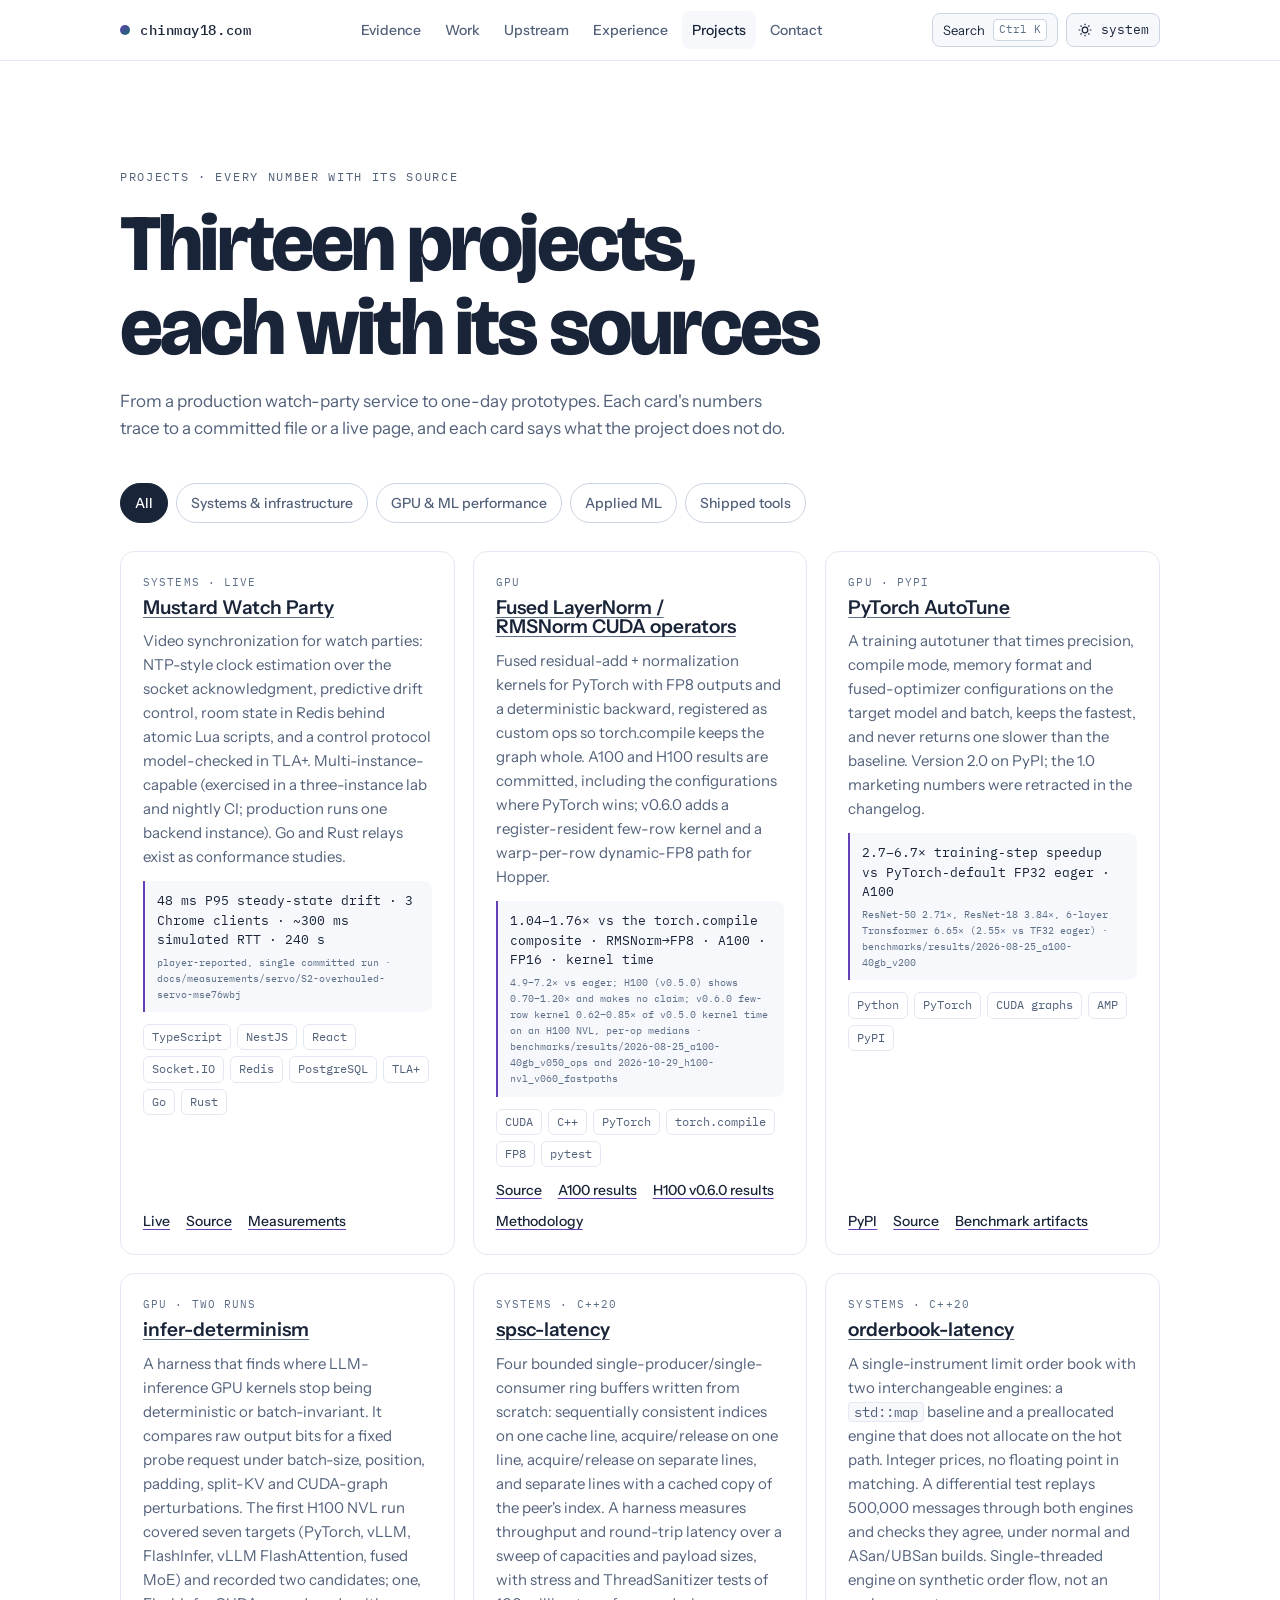
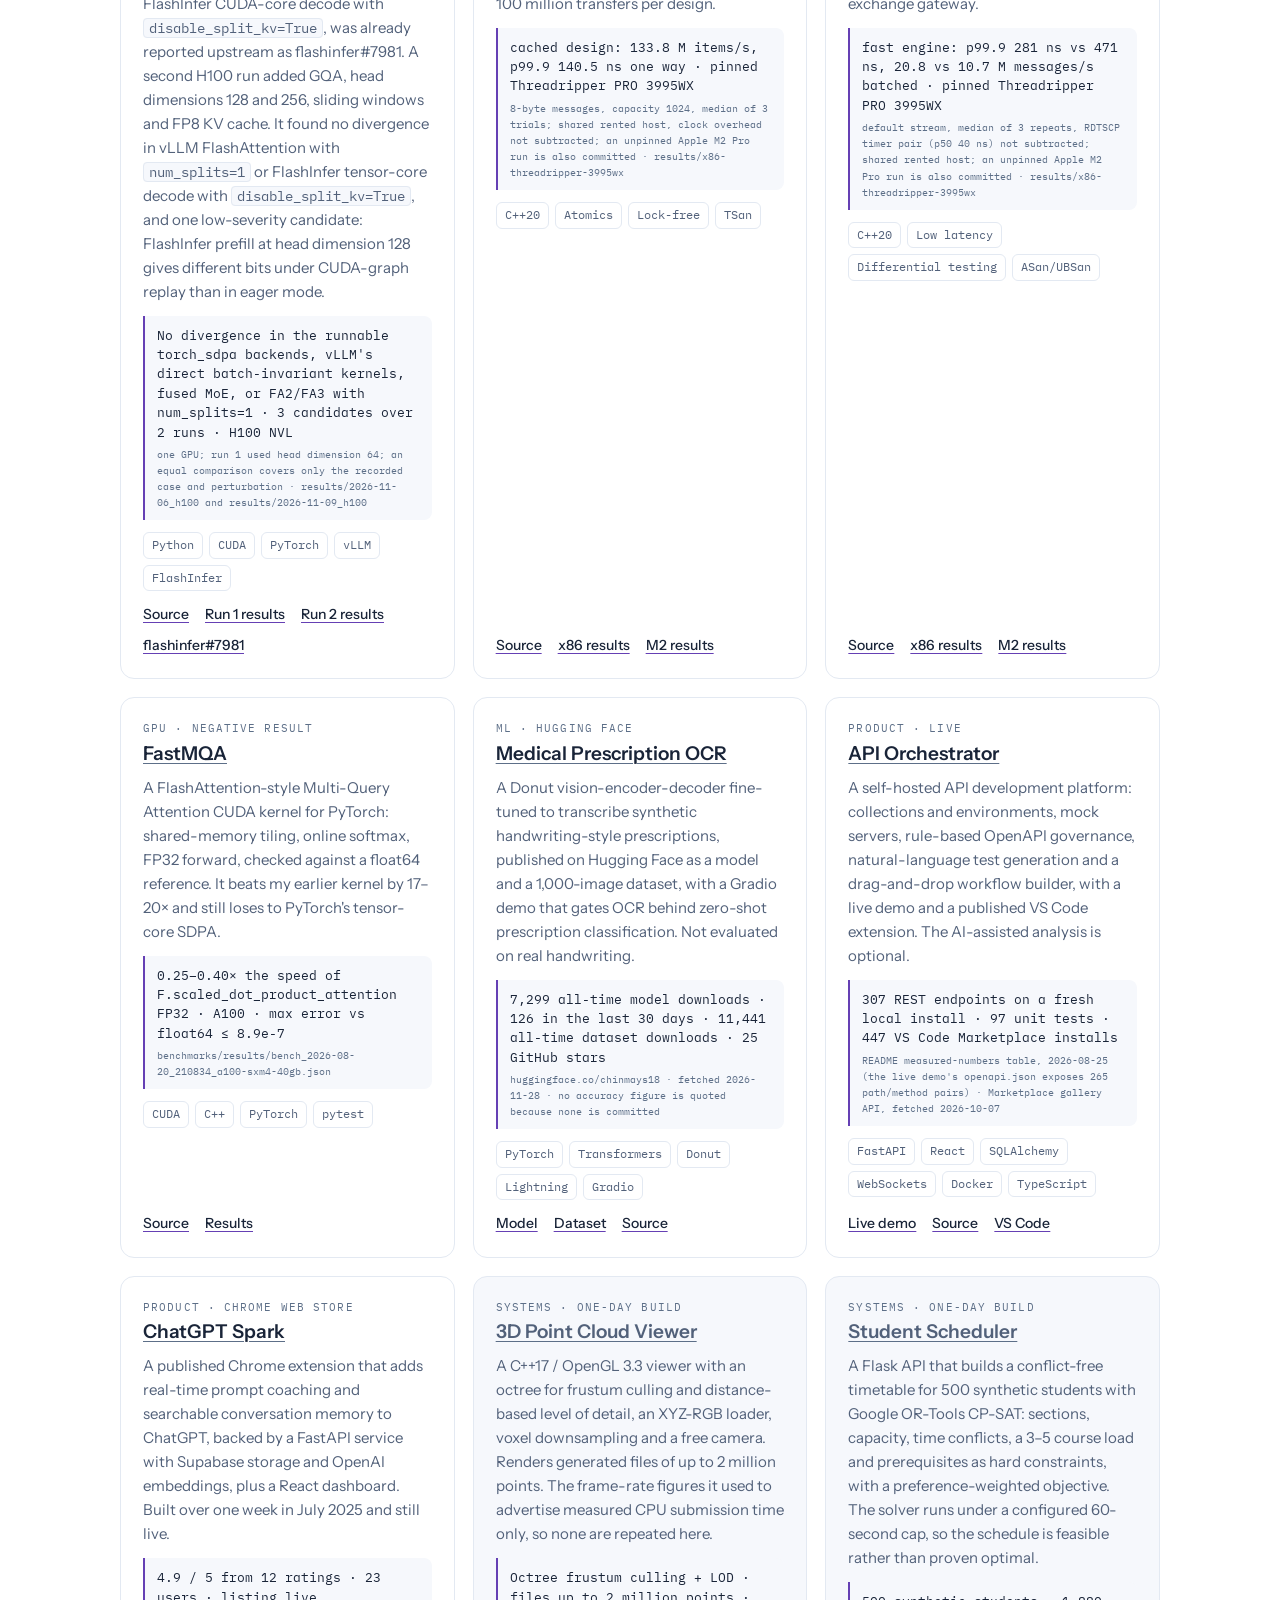
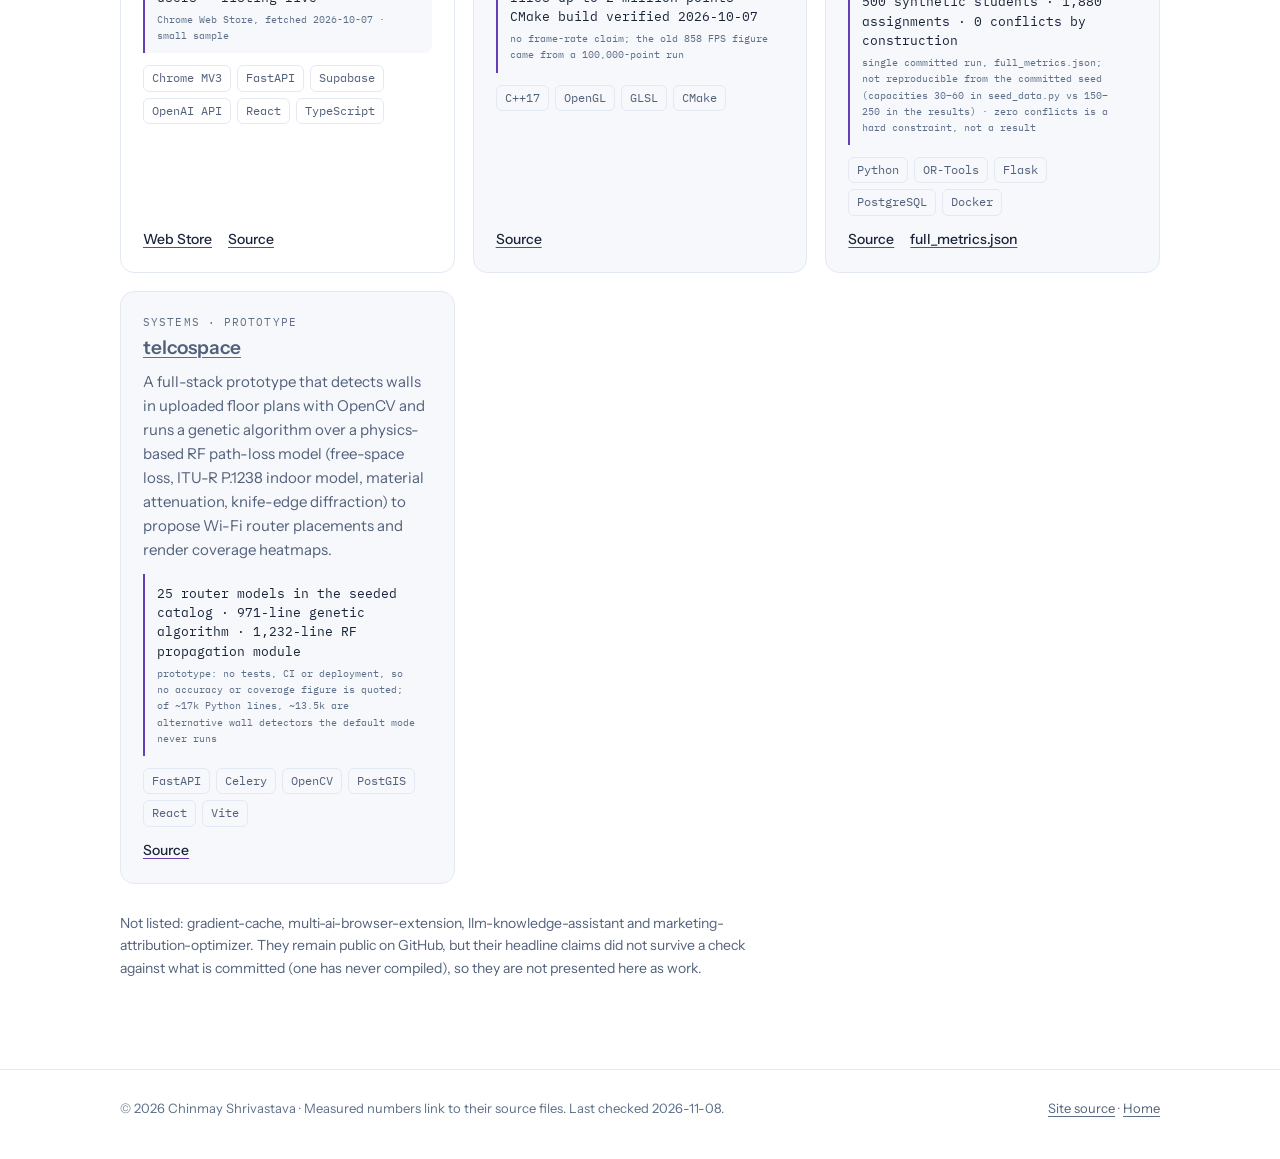
<file: projects.html>
<!DOCTYPE html>
<html lang="en">
<head>
  <meta charset="UTF-8">
  <meta name="viewport" content="width=device-width, initial-scale=1.0, viewport-fit=cover">
  <title>Projects · Chinmay Shrivastava</title>
  <meta name="description" content="Projects by Chinmay Shrivastava: distributed video sync, fused CUDA operators, a PyTorch autotuner, a Multi-Query Attention kernel, OCR on Hugging Face, and shipped tools. Every number on each card names its source.">
  <link rel="canonical" href="https://chinmay18.com/projects.html">
  <meta name="theme-color" content="#ffffff" media="(prefers-color-scheme: light)">
  <meta name="theme-color" content="#0d1117" media="(prefers-color-scheme: dark)">
  <meta property="og:type" content="website">
  <meta property="og:title" content="Projects · Chinmay Shrivastava">
  <meta property="og:description" content="Thirteen projects, each with sourced numbers and the limits of what it does.">
  <meta property="og:url" content="https://chinmay18.com/projects.html">
  <meta property="og:image" content="https://chinmay18.com/assets/og.png">
  <meta property="og:image:width" content="1200">
  <meta property="og:image:height" content="630">
  <meta name="twitter:card" content="summary_large_image">
  <meta name="twitter:image" content="https://chinmay18.com/assets/og.png">
  <link rel="icon" href="data:image/svg+xml,%3Csvg xmlns='http://www.w3.org/2000/svg' viewBox='0 0 64 64'%3E%3Crect width='64' height='64' rx='14' fill='%23192438'/%3E%3Ccircle cx='24' cy='40' r='9' fill='%23bba8ff'/%3E%3Ccircle cx='42' cy='26' r='9' fill='%2383dcd0'/%3E%3C/svg%3E">
  <script>try{var t=localStorage.getItem("theme");if(t==="light"||t==="dark"){document.documentElement.setAttribute("data-theme",t)}}catch(e){}</script>
  <link rel="preconnect" href="https://fonts.googleapis.com">
  <link rel="preconnect" href="https://fonts.gstatic.com" crossorigin>
  <link href="https://fonts.googleapis.com/css2?family=Bricolage+Grotesque:opsz,wght@12..96,500..800&family=IBM+Plex+Mono:wght@400;500&family=Instrument+Sans:wght@400..700&display=swap" rel="stylesheet">
  <link rel="stylesheet" href="assets/css/site.css">
</head>
<body>
  <a class="skip" href="#main">Skip to content</a>

  <header class="topbar">
    <div class="wrap">
      <a class="brand" href="index.html" aria-label="chinmay18.com, home"><span class="dot" aria-hidden="true"></span>chinmay18.com</a>
      <nav aria-label="Primary"><ul class="nav">
        <li><a href="index.html#evidence" data-cmd="Evidence ledger" data-kind="section">Evidence</a></li>
        <li><a href="index.html#work" data-cmd="Selected work" data-kind="section">Work</a></li>
        <li><a href="index.html#upstream" data-cmd="Upstream record" data-kind="section">Upstream</a></li>
        <li><a href="index.html#experience" data-cmd="Experience" data-kind="section">Experience</a></li>
        <li><a href="projects.html" aria-current="page" data-cmd="All projects" data-kind="page">Projects</a></li>
        <li><a href="index.html#contact" data-cmd="Contact" data-kind="section">Contact</a></li>
      </ul></nav>
      <div class="controls">
        <button class="btn-kbd" type="button" data-open-palette aria-label="Search this site (Command K)"><span class="label">Search</span><kbd aria-hidden="true">⌘K</kbd></button>
        <button class="btn-icon" type="button" id="theme-toggle">
          <svg viewBox="0 0 24 24" fill="none" stroke="currentColor" stroke-width="1.8" aria-hidden="true"><circle cx="12" cy="12" r="4.2"/><path d="M12 2.5v2.4M12 19.1v2.4M2.5 12h2.4M19.1 12h2.4M5.3 5.3l1.7 1.7M17 17l1.7 1.7M5.3 18.7 7 17M17 7l1.7-1.7"/></svg>
          <span class="sr-only">Theme: </span><span class="theme-label mono" aria-live="polite">system</span>
        </button>
      </div>
    </div>
  </header>

  <main id="main">
    <section class="page-head">
      <div class="wrap">
        <p class="eyebrow rise" style="--i:0">Projects · every number with its source</p>
        <h1 class="rise" style="--i:1">Thirteen projects,<br>each with its sources</h1>
        <p class="rise" style="--i:2">From a production watch-party service to one-day prototypes. Each card's numbers trace to a committed file or a live page, and each card says what the project does not do.</p>
      </div>
    </section>

    <section class="section" style="border-top:0; padding-top:0">
      <div class="wrap">
        <h2 class="sr-only">All projects</h2>
        <div class="filters" role="group" aria-label="Filter projects">
          <button class="filter" type="button" data-filter="all" aria-pressed="true">All</button>
          <button class="filter" type="button" data-filter="systems" aria-pressed="false">Systems &amp; infrastructure</button>
          <button class="filter" type="button" data-filter="gpu" aria-pressed="false">GPU &amp; ML performance</button>
          <button class="filter" type="button" data-filter="ml" aria-pressed="false">Applied ML</button>
          <button class="filter" type="button" data-filter="product" aria-pressed="false">Shipped tools</button>
        </div>
        <p class="sr-only" role="status" id="filter-status"></p>

        <div class="grid">
          <!-- Mustard -->
          <article class="proj" data-kinds="systems product">
            <div class="top"><h3><a href="https://github.com/JonSnow1807/Mustard-Watch-Party" target="_blank" rel="noopener" data-cmd="Mustard Watch Party" data-kind="project">Mustard Watch Party</a></h3><span class="kind">systems · live</span></div>
            <p>Video synchronization for watch parties: NTP-style clock estimation over the socket acknowledgment, predictive drift control, room state in Redis behind atomic Lua scripts, and a control protocol model-checked in TLA+. Multi-instance-capable (exercised in a three-instance lab and nightly CI; production runs one backend instance). Go and Rust relays exist as conformance studies.</p>
            <div class="fact">48 ms P95 steady-state drift · 3 Chrome clients · ~300 ms simulated RTT · 240 s<small>player-reported, single committed run · docs/measurements/servo/S2-overhauled-servo-mse76wbj</small></div>
            <div class="tags"><span>TypeScript</span><span>NestJS</span><span>React</span><span>Socket.IO</span><span>Redis</span><span>PostgreSQL</span><span>TLA+</span><span>Go</span><span>Rust</span></div>
            <div class="foot"><a href="https://mustard.watch" target="_blank" rel="noopener">Live</a><a href="https://github.com/JonSnow1807/Mustard-Watch-Party" target="_blank" rel="noopener">Source</a><a href="https://github.com/JonSnow1807/Mustard-Watch-Party/tree/main/docs/measurements" target="_blank" rel="noopener">Measurements</a></div>
          </article>

          <!-- Fused CUDA -->
          <article class="proj" data-kinds="gpu">
            <div class="top"><h3><a href="https://github.com/JonSnow1807/Fused-LayerNorm-CUDA-Operator" target="_blank" rel="noopener" data-cmd="Fused LayerNorm CUDA operators" data-kind="project">Fused LayerNorm / RMSNorm CUDA operators</a></h3><span class="kind">gpu</span></div>
            <p>Fused residual-add + normalization kernels for PyTorch with FP8 outputs and a deterministic backward, registered as custom ops so torch.compile keeps the graph whole. A100 and H100 results are committed, including the configurations where PyTorch wins; v0.6.0 adds a register-resident few-row kernel and a warp-per-row dynamic-FP8 path for Hopper.</p>
            <div class="fact">1.04–1.76× vs the torch.compile composite · RMSNorm→FP8 · A100 · FP16 · kernel time<small>4.9–7.2× vs eager; H100 (v0.5.0) shows 0.70–1.20× and makes no claim; v0.6.0 few-row kernel 0.62–0.85× of v0.5.0 kernel time on an H100 NVL, per-op medians · benchmarks/results/2026-08-25_a100-40gb_v050_ops and 2026-10-29_h100-nvl_v060_fastpaths</small></div>
            <div class="tags"><span>CUDA</span><span>C++</span><span>PyTorch</span><span>torch.compile</span><span>FP8</span><span>pytest</span></div>
            <div class="foot"><a href="https://github.com/JonSnow1807/Fused-LayerNorm-CUDA-Operator" target="_blank" rel="noopener">Source</a><a href="https://github.com/JonSnow1807/Fused-LayerNorm-CUDA-Operator/tree/main/benchmarks/results/2026-08-25_a100-40gb_v050_ops" target="_blank" rel="noopener">A100 results</a><a href="https://github.com/JonSnow1807/Fused-LayerNorm-CUDA-Operator/tree/main/benchmarks/results/2026-10-29_h100-nvl_v060_fastpaths" target="_blank" rel="noopener">H100 v0.6.0 results</a><a href="https://github.com/JonSnow1807/Fused-LayerNorm-CUDA-Operator/blob/main/docs/methodology.md" target="_blank" rel="noopener">Methodology</a></div>
          </article>

          <!-- AutoTune -->
          <article class="proj" data-kinds="gpu product">
            <div class="top"><h3><a href="https://github.com/JonSnow1807/pytorch-autotune" target="_blank" rel="noopener" data-cmd="PyTorch AutoTune" data-kind="project">PyTorch AutoTune</a></h3><span class="kind">gpu · pypi</span></div>
            <p>A training autotuner that times precision, compile mode, memory format and fused-optimizer configurations on the target model and batch, keeps the fastest, and never returns one slower than the baseline. Version 2.0 on PyPI; the 1.0 marketing numbers were retracted in the changelog.</p>
            <div class="fact">2.7–6.7× training-step speedup vs PyTorch-default FP32 eager · A100<small>ResNet-50 2.71×, ResNet-18 3.84×, 6-layer Transformer 6.65× (2.55× vs TF32 eager) · benchmarks/results/2026-08-25_a100-40gb_v200</small></div>
            <div class="tags"><span>Python</span><span>PyTorch</span><span>CUDA graphs</span><span>AMP</span><span>PyPI</span></div>
            <div class="foot"><a href="https://pypi.org/project/pytorch-autotune/" target="_blank" rel="noopener">PyPI</a><a href="https://github.com/JonSnow1807/pytorch-autotune" target="_blank" rel="noopener">Source</a><a href="https://github.com/JonSnow1807/pytorch-autotune/tree/main/benchmarks/results/2026-08-25_a100-40gb_v200" target="_blank" rel="noopener">Benchmark artifacts</a></div>
          </article>

          <!-- infer-determinism -->
          <article class="proj" data-kinds="gpu">
            <div class="top"><h3><a href="https://github.com/JonSnow1807/infer-determinism" target="_blank" rel="noopener" data-cmd="infer-determinism" data-kind="project">infer-determinism</a></h3><span class="kind">gpu · two runs</span></div>
            <p>A harness that finds where LLM-inference GPU kernels stop being deterministic or batch-invariant. It compares raw output bits for a fixed probe request under batch-size, position, padding, split-KV and CUDA-graph perturbations. The first H100 NVL run covered seven targets (PyTorch, vLLM, FlashInfer, vLLM FlashAttention, fused MoE) and recorded two candidates; one, FlashInfer CUDA-core decode with <code class="mono">disable_split_kv=True</code>, was already reported upstream as flashinfer#7981. A second H100 run added GQA, head dimensions 128 and 256, sliding windows and FP8 KV cache. It found no divergence in vLLM FlashAttention with <code class="mono">num_splits=1</code> or FlashInfer tensor-core decode with <code class="mono">disable_split_kv=True</code>, and one low-severity candidate: FlashInfer prefill at head dimension 128 gives different bits under CUDA-graph replay than in eager mode.</p>
            <div class="fact">No divergence in the runnable torch_sdpa backends, vLLM's direct batch-invariant kernels, fused MoE, or FA2/FA3 with num_splits=1 · 3 candidates over 2 runs · H100 NVL<small>one GPU; run 1 used head dimension 64; an equal comparison covers only the recorded case and perturbation · results/2026-11-06_h100 and results/2026-11-09_h100</small></div>
            <div class="tags"><span>Python</span><span>CUDA</span><span>PyTorch</span><span>vLLM</span><span>FlashInfer</span></div>
            <div class="foot"><a href="https://github.com/JonSnow1807/infer-determinism" target="_blank" rel="noopener">Source</a><a href="https://github.com/JonSnow1807/infer-determinism/tree/master/results/2026-11-06_h100" target="_blank" rel="noopener">Run 1 results</a><a href="https://github.com/JonSnow1807/infer-determinism/tree/master/results/2026-11-09_h100" target="_blank" rel="noopener">Run 2 results</a><a href="https://github.com/flashinfer-ai/flashinfer/issues/7981" target="_blank" rel="noopener">flashinfer#7981</a></div>
          </article>

          <!-- spsc-latency -->
          <article class="proj" data-kinds="systems">
            <div class="top"><h3><a href="https://github.com/JonSnow1807/spsc-latency" target="_blank" rel="noopener" data-cmd="spsc-latency" data-kind="project">spsc-latency</a></h3><span class="kind">systems · C++20</span></div>
            <p>Four bounded single-producer/single-consumer ring buffers written from scratch: sequentially consistent indices on one cache line, acquire/release on one line, acquire/release on separate lines, and separate lines with a cached copy of the peer's index. A harness measures throughput and round-trip latency over a sweep of capacities and payload sizes, with stress and ThreadSanitizer tests of 100 million transfers per design.</p>
            <div class="fact">cached design: 133.8 M items/s, p99.9 140.5 ns one way · pinned Threadripper PRO 3995WX<small>8-byte messages, capacity 1024, median of 3 trials; shared rented host, clock overhead not subtracted; an unpinned Apple M2 Pro run is also committed · results/x86-threadripper-3995wx</small></div>
            <div class="tags"><span>C++20</span><span>Atomics</span><span>Lock-free</span><span>TSan</span></div>
            <div class="foot"><a href="https://github.com/JonSnow1807/spsc-latency" target="_blank" rel="noopener">Source</a><a href="https://github.com/JonSnow1807/spsc-latency/tree/master/results/x86-threadripper-3995wx" target="_blank" rel="noopener">x86 results</a><a href="https://github.com/JonSnow1807/spsc-latency/tree/master/results/macbook-m2" target="_blank" rel="noopener">M2 results</a></div>
          </article>

          <!-- orderbook-latency -->
          <article class="proj" data-kinds="systems">
            <div class="top"><h3><a href="https://github.com/JonSnow1807/orderbook-latency" target="_blank" rel="noopener" data-cmd="orderbook-latency" data-kind="project">orderbook-latency</a></h3><span class="kind">systems · C++20</span></div>
            <p>A single-instrument limit order book with two interchangeable engines: a <code class="mono">std::map</code> baseline and a preallocated engine that does not allocate on the hot path. Integer prices, no floating point in matching. A differential test replays 500,000 messages through both engines and checks they agree, under normal and ASan/UBSan builds. Single-threaded engine on synthetic order flow, not an exchange gateway.</p>
            <div class="fact">fast engine: p99.9 281 ns vs 471 ns, 20.8 vs 10.7 M messages/s batched · pinned Threadripper PRO 3995WX<small>default stream, median of 3 repeats, RDTSCP timer pair (p50 40 ns) not subtracted; shared rented host; an unpinned Apple M2 Pro run is also committed · results/x86-threadripper-3995wx</small></div>
            <div class="tags"><span>C++20</span><span>Low latency</span><span>Differential testing</span><span>ASan/UBSan</span></div>
            <div class="foot"><a href="https://github.com/JonSnow1807/orderbook-latency" target="_blank" rel="noopener">Source</a><a href="https://github.com/JonSnow1807/orderbook-latency/tree/master/results/x86-threadripper-3995wx" target="_blank" rel="noopener">x86 results</a><a href="https://github.com/JonSnow1807/orderbook-latency/tree/master/results/macbook-m2" target="_blank" rel="noopener">M2 results</a></div>
          </article>

          <!-- FastMQA -->
          <article class="proj" data-kinds="gpu">
            <div class="top"><h3><a href="https://github.com/JonSnow1807/FastMQA" target="_blank" rel="noopener" data-cmd="FastMQA attention kernel" data-kind="project">FastMQA</a></h3><span class="kind">gpu · negative result</span></div>
            <p>A FlashAttention-style Multi-Query Attention CUDA kernel for PyTorch: shared-memory tiling, online softmax, FP32 forward, checked against a float64 reference. It beats my earlier kernel by 17–20× and still loses to PyTorch's tensor-core SDPA.</p>
            <div class="fact">0.25–0.40× the speed of F.scaled_dot_product_attention FP32 · A100 · max error vs float64 ≤ 8.9e-7<small>benchmarks/results/bench_2026-08-20_210834_a100-sxm4-40gb.json</small></div>
            <div class="tags"><span>CUDA</span><span>C++</span><span>PyTorch</span><span>pytest</span></div>
            <div class="foot"><a href="https://github.com/JonSnow1807/FastMQA" target="_blank" rel="noopener">Source</a><a href="https://github.com/JonSnow1807/FastMQA/tree/main/benchmarks/results" target="_blank" rel="noopener">Results</a></div>
          </article>

          <!-- Medical OCR -->
          <article class="proj" data-kinds="ml product">
            <div class="top"><h3><a href="https://github.com/JonSnow1807/Medical-Prescription-OCR" target="_blank" rel="noopener" data-cmd="Medical prescription OCR" data-kind="project">Medical Prescription OCR</a></h3><span class="kind">ml · hugging face</span></div>
            <p>A Donut vision-encoder-decoder fine-tuned to transcribe synthetic handwriting-style prescriptions, published on Hugging Face as a model and a 1,000-image dataset, with a Gradio demo that gates OCR behind zero-shot prescription classification. Not evaluated on real handwriting.</p>
            <div class="fact"><span data-stat="hf_model_all">7,299</span> all-time model downloads · <span data-stat="hf_model_30d">126</span> in the last 30 days · <span data-stat="hf_dataset_all">11,441</span> all-time dataset downloads · <span data-stat="gh_ocr_stars">25</span> GitHub stars<small>huggingface.co/chinmays18 · fetched <span data-stat="fetched">2026-11-28</span> · no accuracy figure is quoted because none is committed</small></div>
            <div class="tags"><span>PyTorch</span><span>Transformers</span><span>Donut</span><span>Lightning</span><span>Gradio</span></div>
            <div class="foot"><a href="https://huggingface.co/chinmays18/medical-prescription-ocr" target="_blank" rel="noopener">Model</a><a href="https://huggingface.co/datasets/chinmays18/medical-prescription-dataset" target="_blank" rel="noopener">Dataset</a><a href="https://github.com/JonSnow1807/Medical-Prescription-OCR" target="_blank" rel="noopener">Source</a></div>
          </article>

          <!-- API Orchestrator -->
          <article class="proj" data-kinds="product systems">
            <div class="top"><h3><a href="https://github.com/JonSnow1807/api-orchestrator" target="_blank" rel="noopener" data-cmd="API Orchestrator" data-kind="project">API Orchestrator</a></h3><span class="kind">product · live</span></div>
            <p>A self-hosted API development platform: collections and environments, mock servers, rule-based OpenAPI governance, natural-language test generation and a drag-and-drop workflow builder, with a live demo and a published VS Code extension. The AI-assisted analysis is optional.</p>
            <div class="fact">307 REST endpoints on a fresh local install · 97 unit tests · 447 VS Code Marketplace installs<small>README measured-numbers table, 2026-08-25 (the live demo's openapi.json exposes 265 path/method pairs) · Marketplace gallery API, fetched 2026-10-07</small></div>
            <div class="tags"><span>FastAPI</span><span>React</span><span>SQLAlchemy</span><span>WebSockets</span><span>Docker</span><span>TypeScript</span></div>
            <div class="foot"><a href="https://streamapi.dev" target="_blank" rel="noopener">Live demo</a><a href="https://github.com/JonSnow1807/api-orchestrator" target="_blank" rel="noopener">Source</a><a href="https://marketplace.visualstudio.com/items?itemName=ChinmayShrivastava.api-orchestrator" target="_blank" rel="noopener">VS Code</a></div>
          </article>

          <!-- ChatGPT Spark -->
          <article class="proj" data-kinds="product">
            <div class="top"><h3><a href="https://github.com/JonSnow1807/chatgpt-memory-manager" target="_blank" rel="noopener" data-cmd="ChatGPT Spark extension" data-kind="project">ChatGPT Spark</a></h3><span class="kind">product · chrome web store</span></div>
            <p>A published Chrome extension that adds real-time prompt coaching and searchable conversation memory to ChatGPT, backed by a FastAPI service with Supabase storage and OpenAI embeddings, plus a React dashboard. Built over one week in July 2025 and still live.</p>
            <div class="fact">4.9 / 5 from 12 ratings · 23 users · listing live<small>Chrome Web Store, fetched 2026-10-07 · small sample</small></div>
            <div class="tags"><span>Chrome MV3</span><span>FastAPI</span><span>Supabase</span><span>OpenAI API</span><span>React</span><span>TypeScript</span></div>
            <div class="foot"><a href="https://chromewebstore.google.com/detail/chatgpt-spark/bieoffmnblcajoahiljjbhffeccojpop" target="_blank" rel="noopener">Web Store</a><a href="https://github.com/JonSnow1807/chatgpt-memory-manager" target="_blank" rel="noopener">Source</a></div>
          </article>

          <!-- 3D viewer -->
          <article class="proj quiet" data-kinds="systems">
            <div class="top"><h3><a href="https://github.com/JonSnow1807/3D-Point-Cloud-Viewer" target="_blank" rel="noopener" data-cmd="3D point cloud viewer" data-kind="project">3D Point Cloud Viewer</a></h3><span class="kind">systems · one-day build</span></div>
            <p>A C++17 / OpenGL 3.3 viewer with an octree for frustum culling and distance-based level of detail, an XYZ-RGB loader, voxel downsampling and a free camera. Renders generated files of up to 2 million points. The frame-rate figures it used to advertise measured CPU submission time only, so none are repeated here.</p>
            <div class="fact">Octree frustum culling + LOD · files up to 2 million points · CMake build verified 2026-10-07<small>no frame-rate claim; the old 858 FPS figure came from a 100,000-point run</small></div>
            <div class="tags"><span>C++17</span><span>OpenGL</span><span>GLSL</span><span>CMake</span></div>
            <div class="foot"><a href="https://github.com/JonSnow1807/3D-Point-Cloud-Viewer" target="_blank" rel="noopener">Source</a></div>
          </article>

          <!-- Student scheduler -->
          <article class="proj quiet" data-kinds="systems">
            <div class="top"><h3><a href="https://github.com/JonSnow1807/student-scheduler" target="_blank" rel="noopener" data-cmd="Student scheduler" data-kind="project">Student Scheduler</a></h3><span class="kind">systems · one-day build</span></div>
            <p>A Flask API that builds a conflict-free timetable for 500 synthetic students with Google OR-Tools CP-SAT: sections, capacity, time conflicts, a 3–5 course load and prerequisites as hard constraints, with a preference-weighted objective. The solver runs under a configured 60-second cap, so the schedule is feasible rather than proven optimal.</p>
            <div class="fact">500 synthetic students · 1,880 assignments · 0 conflicts by construction<small>single committed run, full_metrics.json; not reproducible from the committed seed (capacities 30–60 in seed_data.py vs 150–250 in the results) · zero conflicts is a hard constraint, not a result</small></div>
            <div class="tags"><span>Python</span><span>OR-Tools</span><span>Flask</span><span>PostgreSQL</span><span>Docker</span></div>
            <div class="foot"><a href="https://github.com/JonSnow1807/student-scheduler" target="_blank" rel="noopener">Source</a><a href="https://github.com/JonSnow1807/student-scheduler/blob/main/full_metrics.json" target="_blank" rel="noopener">full_metrics.json</a></div>
          </article>

          <!-- telcospace -->
          <article class="proj quiet" data-kinds="systems">
            <div class="top"><h3><a href="https://github.com/JonSnow1807/telcospace" target="_blank" rel="noopener" data-cmd="telcospace router placement" data-kind="project">telcospace</a></h3><span class="kind">systems · prototype</span></div>
            <p>A full-stack prototype that detects walls in uploaded floor plans with OpenCV and runs a genetic algorithm over a physics-based RF path-loss model (free-space loss, ITU-R P.1238 indoor model, material attenuation, knife-edge diffraction) to propose Wi-Fi router placements and render coverage heatmaps.</p>
            <div class="fact">25 router models in the seeded catalog · 971-line genetic algorithm · 1,232-line RF propagation module<small>prototype: no tests, CI or deployment, so no accuracy or coverage figure is quoted; of ~17k Python lines, ~13.5k are alternative wall detectors the default mode never runs</small></div>
            <div class="tags"><span>FastAPI</span><span>Celery</span><span>OpenCV</span><span>PostGIS</span><span>React</span><span>Vite</span></div>
            <div class="foot"><a href="https://github.com/JonSnow1807/telcospace" target="_blank" rel="noopener">Source</a></div>
          </article>
        </div>

        <p class="grid-note">Not listed: gradient-cache, multi-ai-browser-extension, llm-knowledge-assistant and marketing-attribution-optimizer. They remain public on GitHub, but their headline claims did not survive a check against what is committed (one has never compiled), so they are not presented here as work.</p>
      </div>
    </section>
  </main>

  <footer>
    <div class="wrap">
      <span>© <span data-year>2026</span> Chinmay Shrivastava · Measured numbers link to their source files. Last checked 2026-11-08.</span>
      <span><a href="https://github.com/JonSnow1807/chinmay18.com" target="_blank" rel="noopener">Site source</a> · <a href="index.html">Home</a></span>
    </div>
  </footer>

  <dialog class="palette" id="palette" aria-label="Search this site">
    <div class="palette-box">
      <input id="palette-input" type="search" role="combobox" aria-expanded="true" aria-autocomplete="list" aria-controls="palette-list" placeholder="Jump to a project or section…" aria-label="Search" autocomplete="off">
      <ul id="palette-list" role="listbox" aria-label="Results"></ul>
      <p id="palette-empty" class="empty" role="status" hidden>No match. Try a project, a section or a link.</p>
    </div>
  </dialog>

  <script src="assets/js/site.js" defer></script>
</body>
</html>
</file>
<file: assets/css/site.css>
/* chinmay18.com — stylesheet
   Palette and figures shared with github.com/JonSnow1807 (tools/build_assets.py). */

:root {
  color-scheme: light;
  --bg: #ffffff;
  --panel: #f6f8fc;
  --panel-2: #edf1f7;
  --line: #ccd5e2;
  --line-soft: #e3e9f2;
  --ink: #192438;
  --muted: #52617a;
  --quiet: #5d6f88;
  --violet: #6540b4;
  --teal: #116b64;
  --gold: #865900;
  --coral: #a83f5a;
  --glow: #a391ed;
  --accent: var(--violet);
  --accent-ink: #ffffff;
  --chip-merged-bg: #e3f3f0;
  --chip-open-bg: #ece7fa;
  --chip-draft-bg: #f6ecd8;
  --chip-closed-bg: #f8e5ea;
  --shadow: 0 1px 2px rgba(25, 36, 56, 0.06), 0 12px 32px -16px rgba(25, 36, 56, 0.18);

  --font-display: "Bricolage Grotesque", "Instrument Sans", system-ui, sans-serif;
  --font-body: "Instrument Sans", system-ui, -apple-system, "Segoe UI", Roboto, sans-serif;
  --font-mono: "IBM Plex Mono", ui-monospace, SFMono-Regular, Menlo, Consolas, monospace;

  --max: 1120px;
  --gutter: clamp(16px, 4vw, 40px);
  --radius: 14px;
  --radius-sm: 8px;
  --ease: cubic-bezier(0.2, 0.7, 0.2, 1);
  --fig-light: block;
  --fig-dark: none;
}

@media (prefers-color-scheme: dark) {
  :root:not([data-theme="light"]) {
    color-scheme: dark;
    --bg: #0d1117;
    --panel: #121923;
    --panel-2: #18222f;
    --line: #2c3a4c;
    --line-soft: #1f2a39;
    --ink: #f0f3f8;
    --muted: #a8b5c8;
    --quiet: #8394ac;
    --violet: #bba8ff;
    --teal: #83dcd0;
    --gold: #edc17d;
    --coral: #f3a6b0;
    --glow: #9d7bef;
    --accent-ink: #0d1117;
    --chip-merged-bg: #15302f;
    --chip-open-bg: #26213f;
    --chip-draft-bg: #33291a;
    --chip-closed-bg: #3a2029;
    --shadow: 0 1px 2px rgba(0, 0, 0, 0.4), 0 12px 32px -16px rgba(0, 0, 0, 0.6);
    --fig-light: none;
    --fig-dark: block;
  }
}

:root[data-theme="dark"] {
  color-scheme: dark;
  --bg: #0d1117;
  --panel: #121923;
  --panel-2: #18222f;
  --line: #2c3a4c;
  --line-soft: #1f2a39;
  --ink: #f0f3f8;
  --muted: #a8b5c8;
  --quiet: #8394ac;
  --violet: #bba8ff;
  --teal: #83dcd0;
  --gold: #edc17d;
  --coral: #f3a6b0;
  --glow: #9d7bef;
  --accent-ink: #0d1117;
  --chip-merged-bg: #15302f;
  --chip-open-bg: #26213f;
  --chip-draft-bg: #33291a;
  --chip-closed-bg: #3a2029;
  --shadow: 0 1px 2px rgba(0, 0, 0, 0.4), 0 12px 32px -16px rgba(0, 0, 0, 0.6);
  --fig-light: none;
  --fig-dark: block;
}

/* ---------- base ---------- */
*,
*::before,
*::after {
  box-sizing: border-box;
}

html {
  scroll-behavior: smooth;
  scroll-padding-top: 76px;
  -webkit-text-size-adjust: 100%;
}

body {
  margin: 0;
  background: var(--bg);
  color: var(--ink);
  font-family: var(--font-body);
  font-size: 16px;
  line-height: 1.6;
  font-feature-settings: "ss01", "cv05";
  -webkit-font-smoothing: antialiased;
}

@media (min-width: 900px) {
  body {
    font-size: 17px;
  }
}

img,
svg,
picture {
  max-width: 100%;
  display: block;
}

a {
  color: inherit;
  text-decoration-color: var(--quiet);
  text-decoration-thickness: 1px;
  text-underline-offset: 3px;
  transition: text-decoration-color 0.2s var(--ease), color 0.2s var(--ease);
}

a:hover {
  text-decoration-color: var(--accent);
  color: var(--accent);
}

:focus-visible {
  outline: 2px solid var(--accent);
  outline-offset: 3px;
}

.sr-only {
  position: absolute;
  width: 1px;
  height: 1px;
  padding: 0;
  margin: -1px;
  overflow: hidden;
  clip: rect(0 0 0 0);
  white-space: nowrap;
  border: 0;
}

::selection {
  background: var(--glow);
  color: #0d1117;
}

h1,
h2,
h3 {
  font-family: var(--font-display);
  font-variation-settings: "opsz" 96;
  letter-spacing: -0.02em;
  line-height: 1.05;
  margin: 0;
  text-wrap: balance;
}

p {
  margin: 0;
}

.mono {
  font-family: var(--font-mono);
  font-variant-numeric: tabular-nums;
}

.eyebrow {
  font-family: var(--font-mono);
  font-size: 12px;
  letter-spacing: 0.14em;
  text-transform: uppercase;
  color: var(--quiet);
}

.wrap {
  max-width: var(--max);
  margin-inline: auto;
  padding-inline: var(--gutter);
}

.skip {
  position: absolute;
  left: 16px;
  top: -48px;
  padding: 10px 14px;
  background: var(--accent);
  color: var(--accent-ink);
  border-radius: var(--radius-sm);
  z-index: 100;
  text-decoration: none;
  font-weight: 600;
}

.skip:focus {
  top: 12px;
}

/* ---------- top bar ---------- */
.topbar {
  position: sticky;
  top: 0;
  z-index: 50;
  background: var(--bg);
  background: color-mix(in srgb, var(--bg) 88%, transparent);
  backdrop-filter: blur(14px);
  -webkit-backdrop-filter: blur(14px);
  border-bottom: 1px solid var(--line-soft);
}

.topbar .wrap {
  display: flex;
  align-items: center;
  justify-content: space-between;
  gap: 16px;
  min-height: 60px;
}

.brand {
  font-family: var(--font-mono);
  font-weight: 500;
  font-size: 14px;
  letter-spacing: 0.04em;
  text-decoration: none;
  display: inline-flex;
  align-items: center;
  gap: 10px;
}

.brand .dot {
  width: 10px;
  height: 10px;
  border-radius: 50%;
  background: linear-gradient(135deg, var(--violet), var(--teal));
  flex: none;
}

.nav {
  display: flex;
  align-items: center;
  gap: 4px;
  list-style: none;
  margin: 0;
  padding: 0;
}

.nav a {
  display: inline-block;
  padding: 8px 10px;
  font-size: 14px;
  font-weight: 500;
  color: var(--muted);
  text-decoration: none;
  border-radius: var(--radius-sm);
}

.nav a:hover,
.nav a[aria-current="page"] {
  color: var(--ink);
  background: var(--panel);
}

.controls {
  display: flex;
  align-items: center;
  gap: 8px;
}

.btn-icon,
.btn-kbd {
  appearance: none;
  border: 1px solid var(--line);
  background: var(--panel);
  color: var(--ink);
  border-radius: var(--radius-sm);
  height: 34px;
  padding: 0 10px;
  display: inline-flex;
  align-items: center;
  gap: 8px;
  font: inherit;
  font-size: 13px;
  cursor: pointer;
  transition: border-color 0.2s var(--ease), background 0.2s var(--ease);
}

.btn-icon:hover,
.btn-kbd:hover {
  border-color: var(--accent);
}

.btn-icon svg {
  width: 16px;
  height: 16px;
}

.btn-kbd kbd {
  font-family: var(--font-mono);
  font-size: 11px;
  color: var(--quiet);
  border: 1px solid var(--line);
  border-radius: 4px;
  padding: 1px 5px;
  background: var(--bg);
}

@media (max-width: 760px) {
  .topbar .wrap {
    flex-wrap: wrap;
    padding-block: 6px;
    row-gap: 0;
  }

  .nav {
    order: 3;
    flex-basis: 100%;
    overflow-x: auto;
    gap: 0;
    padding-bottom: 6px;
    scrollbar-width: none;
  }

  .nav::-webkit-scrollbar {
    display: none;
  }

  .nav a {
    white-space: nowrap;
    padding: 6px 8px;
    font-size: 13px;
  }

  .btn-kbd .label {
    display: none;
  }
}

/* ---------- hero ---------- */
.hero {
  padding-block: clamp(48px, 9vw, 112px) clamp(40px, 6vw, 72px);
}

.hero-grid {
  display: grid;
  grid-template-columns: minmax(0, 1.3fr) minmax(0, 1fr);
  gap: clamp(28px, 5vw, 64px);
  align-items: end;
}

@media (max-width: 900px) {
  .hero-grid {
    grid-template-columns: 1fr;
    align-items: start;
  }
}

.hero h1 {
  font-size: clamp(44px, 8vw, 92px);
  font-weight: 800;
  letter-spacing: -0.035em;
  margin-top: 18px;
}

.hero .thesis {
  font-size: clamp(19px, 2vw, 23px);
  line-height: 1.4;
  max-width: 34ch;
  margin-top: 26px;
  color: var(--ink);
  text-wrap: pretty;
}

.hero .thesis strong {
  font-weight: 600;
  color: var(--accent);
}

.hero .lede {
  margin-top: 18px;
  max-width: 58ch;
  color: var(--muted);
}

.rule {
  display: inline-flex;
  gap: 8px;
  margin-top: 22px;
}

.rule span {
  display: block;
  height: 4px;
  border-radius: 2px;
}

.rule span:first-child {
  width: 72px;
  background: var(--violet);
}

.rule span:last-child {
  width: 30px;
  background: var(--teal);
}

.links {
  display: flex;
  flex-wrap: wrap;
  gap: 10px;
  margin-top: 30px;
}

.pill {
  display: inline-flex;
  align-items: center;
  gap: 8px;
  padding: 9px 14px;
  border: 1px solid var(--line);
  border-radius: 999px;
  font-size: 14px;
  font-weight: 500;
  text-decoration: none;
  background: var(--bg);
  transition: border-color 0.2s var(--ease), transform 0.2s var(--ease), background 0.2s var(--ease);
}

.pill:hover {
  border-color: var(--accent);
  transform: translateY(-1px);
  color: var(--ink);
}

.pill.primary {
  background: var(--ink);
  color: var(--bg);
  border-color: var(--ink);
}

.pill.primary:hover {
  background: var(--accent);
  border-color: var(--accent);
  color: var(--accent-ink);
}

.pill svg {
  width: 15px;
  height: 15px;
}

/* status panel */
.status {
  background: var(--panel);
  border: 1px solid var(--line);
  border-radius: var(--radius);
  padding: 22px 22px 18px;
  font-family: var(--font-mono);
  font-size: 13px;
  line-height: 1.75;
  box-shadow: var(--shadow);
  position: relative;
  overflow: hidden;
}

.status::before {
  content: "";
  position: absolute;
  inset: 0 0 auto 0;
  height: 3px;
  background: linear-gradient(90deg, var(--violet), var(--teal));
}

.status .head {
  display: flex;
  justify-content: space-between;
  align-items: center;
  margin-bottom: 14px;
  color: var(--quiet);
  font-size: 12px;
  letter-spacing: 0.08em;
  text-transform: uppercase;
}

.status .live {
  display: inline-flex;
  align-items: center;
  gap: 7px;
  color: var(--teal);
}

.status .live i {
  width: 7px;
  height: 7px;
  border-radius: 50%;
  background: var(--teal);
  box-shadow: 0 0 0 0 var(--teal);
  animation: ping 2.4s ease-out infinite;
}

@keyframes ping {
  0% {
    box-shadow: 0 0 0 0 color-mix(in srgb, var(--teal) 60%, transparent);
  }

  70% {
    box-shadow: 0 0 0 9px transparent;
  }

  100% {
    box-shadow: 0 0 0 0 transparent;
  }
}

.status dl {
  margin: 0;
  display: grid;
  grid-template-columns: max-content 1fr;
  column-gap: 18px;
  row-gap: 6px;
}

.status dt {
  color: var(--quiet);
}

.status dd {
  margin: 0;
  color: var(--ink);
  overflow-wrap: anywhere;
}

.status .foot {
  margin-top: 16px;
  padding-top: 12px;
  border-top: 1px dashed var(--line);
  color: var(--quiet);
  font-size: 12px;
}

/* ---------- sections ---------- */
.section {
  padding-block: clamp(48px, 7vw, 96px);
  border-top: 1px solid var(--line-soft);
}

.section-head {
  display: grid;
  grid-template-columns: 180px 1fr;
  gap: 24px;
  align-items: baseline;
  margin-bottom: clamp(28px, 4vw, 48px);
}

@media (max-width: 760px) {
  .section-head {
    grid-template-columns: 1fr;
    gap: 10px;
  }
}

.section-head .eyebrow {
  grid-column: 1;
  grid-row: 1;
}

.section-head h2 {
  grid-column: 2;
  grid-row: 1;
  font-size: clamp(28px, 3.6vw, 40px);
  font-weight: 700;
}

.section-head p {
  grid-column: 2;
  color: var(--muted);
  max-width: 62ch;
  margin-top: 10px;
}

@media (max-width: 760px) {
  .section-head .eyebrow,
  .section-head h2,
  .section-head p {
    grid-column: 1;
    grid-row: auto;
  }
}

/* ---------- ledger ---------- */
.ledger {
  display: grid;
  grid-template-columns: repeat(3, minmax(0, 1fr));
  gap: 1px;
  background: var(--line-soft);
  border: 1px solid var(--line-soft);
  border-radius: var(--radius);
  overflow: hidden;
}

@media (max-width: 900px) {
  .ledger {
    grid-template-columns: repeat(2, minmax(0, 1fr));
  }
}

@media (max-width: 560px) {
  .ledger {
    grid-template-columns: 1fr;
  }
}

.tile {
  background: var(--bg);
  padding: 26px 24px 22px;
  display: flex;
  flex-direction: column;
  gap: 8px;
  min-height: 190px;
  position: relative;
  transition: background 0.25s var(--ease);
}

.tile:hover {
  background: var(--panel);
}

.tile .num {
  font-family: var(--font-display);
  font-variation-settings: "opsz" 96;
  font-weight: 800;
  font-size: clamp(34px, 3.6vw, 46px);
  letter-spacing: -0.03em;
  line-height: 1;
  font-variant-numeric: tabular-nums;
  color: var(--ink);
}

.tile .num small {
  font-size: 0.5em;
  font-weight: 700;
  letter-spacing: 0;
  color: var(--muted);
  margin-left: 4px;
}

.tile .what {
  font-weight: 600;
  line-height: 1.35;
}

.tile .src {
  margin-top: auto;
  font-family: var(--font-mono);
  font-size: 12px;
  line-height: 1.55;
  color: var(--quiet);
  overflow-wrap: anywhere;
}

.tile .src a {
  color: var(--quiet);
}

.tile .src a:hover {
  color: var(--accent);
}

.tile .tag {
  position: absolute;
  top: 18px;
  right: 18px;
  font-family: var(--font-mono);
  font-size: 11px;
  letter-spacing: 0.08em;
  text-transform: uppercase;
  color: var(--quiet);
}

.ledger-note {
  margin-top: 14px;
  font-family: var(--font-mono);
  font-size: 12px;
  color: var(--quiet);
}

/* ---------- selected work ---------- */
.work {
  display: grid;
  gap: clamp(36px, 5vw, 64px);
}

.work-item {
  display: grid;
  grid-template-columns: minmax(0, 1fr) minmax(0, 1.05fr);
  gap: clamp(24px, 4vw, 48px);
  align-items: start;
}

.work-item:nth-child(even) .work-fig {
  order: -1;
}

@media (max-width: 900px) {
  .work-item {
    grid-template-columns: 1fr;
  }

  .work-item:nth-child(even) .work-fig {
    order: 0;
  }
}

.work-fig {
  background: var(--panel);
  border: 1px solid var(--line);
  border-radius: var(--radius);
  padding: 14px;
  box-shadow: var(--shadow);
  margin: 0;
}

@media (min-width: 901px) {
  .work-fig {
    position: sticky;
    top: 84px;
  }
}

.work-fig img {
  width: 100%;
  height: auto;
  border-radius: 8px;
}

.work-fig .fig-light {
  display: var(--fig-light);
}

.work-fig .fig-dark {
  display: var(--fig-dark);
}

code.mono {
  font-size: 0.92em;
  background: var(--panel);
  border: 1px solid var(--line-soft);
  border-radius: 4px;
  padding: 0 5px;
}

.work-body h3 {
  font-size: clamp(24px, 2.6vw, 30px);
  font-weight: 700;
}

.work-body .kicker {
  margin-top: 8px;
  color: var(--muted);
  font-size: 15px;
}

.work-body p.text {
  margin-top: 18px;
  max-width: 60ch;
  color: var(--ink);
}

.work-body p.text + p.text {
  margin-top: 12px;
}

.metrics {
  display: grid;
  grid-template-columns: repeat(auto-fit, minmax(150px, 1fr));
  gap: 10px;
  margin-top: 22px;
}

.metric {
  border: 1px solid var(--line);
  border-radius: var(--radius-sm);
  padding: 12px 14px;
  background: var(--bg);
}

.metric b {
  display: block;
  font-family: var(--font-display);
  font-variation-settings: "opsz" 96;
  font-size: 24px;
  font-weight: 800;
  letter-spacing: -0.02em;
  line-height: 1.1;
  font-variant-numeric: tabular-nums;
}

.metric span {
  display: block;
  margin-top: 6px;
  font-family: var(--font-mono);
  font-size: 11.5px;
  line-height: 1.5;
  color: var(--quiet);
}

.work-links {
  display: flex;
  flex-wrap: wrap;
  gap: 8px 18px;
  margin-top: 20px;
  font-size: 14px;
  font-weight: 500;
}

.work-links a {
  text-decoration-color: var(--accent);
}

/* ---------- upstream record ---------- */
.table-wrap {
  overflow-x: auto;
  border: 1px solid var(--line-soft);
  border-radius: var(--radius);
}

table.record {
  width: 100%;
  border-collapse: collapse;
  font-size: 15px;
  min-width: 640px;
}

table.record th,
table.record td {
  text-align: left;
  padding: 14px 16px;
  border-bottom: 1px solid var(--line-soft);
  vertical-align: top;
}

table.record th {
  font-family: var(--font-mono);
  font-size: 11.5px;
  letter-spacing: 0.1em;
  text-transform: uppercase;
  color: var(--quiet);
  font-weight: 500;
  background: var(--panel);
}

table.record tbody tr:last-child td {
  border-bottom: 0;
}

table.record tbody tr:hover td {
  background: var(--panel);
}

table.record .project {
  font-weight: 600;
  white-space: nowrap;
}

table.record .ref {
  font-family: var(--font-mono);
  font-size: 13px;
  white-space: nowrap;
}

table.record .date {
  font-family: var(--font-mono);
  font-size: 13px;
  color: var(--quiet);
  white-space: nowrap;
}

.chip {
  display: inline-flex;
  align-items: center;
  gap: 6px;
  font-family: var(--font-mono);
  font-size: 11.5px;
  letter-spacing: 0.06em;
  text-transform: uppercase;
  padding: 3px 9px;
  border-radius: 999px;
  white-space: nowrap;
}

.chip::before {
  content: "";
  width: 6px;
  height: 6px;
  border-radius: 50%;
  background: currentColor;
}

.chip.merged {
  color: var(--teal);
  background: var(--chip-merged-bg);
}

.chip.open {
  color: var(--violet);
  background: var(--chip-open-bg);
}

.chip.draft {
  color: var(--gold);
  background: var(--chip-draft-bg);
}

.chip.closed {
  color: var(--coral);
  background: var(--chip-closed-bg);
}

@media (max-width: 700px) {
  .table-wrap {
    border: 0;
    overflow: visible;
  }

  table.record {
    min-width: 0;
    display: block;
  }

  table.record thead {
    display: none;
  }

  table.record tbody {
    display: grid;
    gap: 12px;
  }

  table.record tr {
    display: grid;
    grid-template-columns: 1fr auto;
    grid-template-areas:
      "proj ref"
      "change change"
      "status date";
    gap: 8px 12px;
    align-items: center;
    border: 1px solid var(--line-soft);
    border-radius: var(--radius);
    padding: 14px 16px;
    background: var(--bg);
  }

  table.record td {
    display: block;
    padding: 0;
    border: 0;
    white-space: normal;
  }

  table.record td.project {
    grid-area: proj;
  }

  table.record td:nth-child(2) {
    grid-area: change;
    font-size: 14.5px;
    color: var(--muted);
  }

  table.record td.ref {
    grid-area: ref;
    justify-self: end;
  }

  table.record td:nth-child(4) {
    grid-area: status;
  }

  table.record td.date {
    grid-area: date;
    justify-self: end;
  }

  table.record tbody tr:hover td {
    background: transparent;
  }
}

.record-note {
  margin-top: 14px;
  font-size: 14px;
  color: var(--muted);
  max-width: 70ch;
}

/* ---------- experience ---------- */
.timeline {
  display: grid;
  gap: 0;
}

.entry {
  display: grid;
  grid-template-columns: 180px 1fr;
  gap: 24px;
  padding-block: 26px;
  border-top: 1px solid var(--line-soft);
}

.entry:first-child {
  border-top: 0;
  padding-top: 0;
}

@media (max-width: 760px) {
  .entry {
    grid-template-columns: 1fr;
    gap: 8px;
  }
}

.entry .when {
  font-family: var(--font-mono);
  font-size: 13px;
  color: var(--quiet);
  padding-top: 5px;
}

.entry .when .now {
  color: var(--teal);
}

.entry h3 {
  font-family: var(--font-body);
  font-size: 19px;
  font-weight: 600;
  letter-spacing: 0;
  line-height: 1.3;
}

.entry .org {
  color: var(--muted);
  font-size: 15px;
  margin-top: 2px;
}

.entry ul {
  margin: 12px 0 0;
  padding-left: 18px;
  color: var(--ink);
  max-width: 68ch;
}

.entry li {
  margin-top: 6px;
}

.entry li::marker {
  color: var(--accent);
}

.cred {
  display: flex;
  flex-wrap: wrap;
  gap: 10px;
  margin-top: 10px;
}

.cred > span,
.cred > a {
  font-family: var(--font-mono);
  font-size: 12.5px;
  padding: 6px 10px;
  border: 1px solid var(--line);
  border-radius: var(--radius-sm);
  background: var(--panel);
}

.cred a {
  color: var(--ink);
  text-decoration: none;
}

.cred a:hover {
  border-color: var(--accent);
  color: var(--accent);
}

.cred .cred-src {
  margin-left: 8px;
  padding-left: 8px;
  border-left: 1px solid var(--line);
  color: var(--accent);
  white-space: nowrap;
}

/* ---------- skills ---------- */
.skills {
  display: grid;
  grid-template-columns: repeat(auto-fit, minmax(min(196px, 100%), 1fr));
  gap: 16px;
}

.skill-group {
  border: 1px solid var(--line-soft);
  border-radius: var(--radius);
  padding: 20px;
  background: var(--panel);
}

.skill-group h3 {
  font-family: var(--font-mono);
  font-size: 12px;
  letter-spacing: 0.12em;
  text-transform: uppercase;
  color: var(--quiet);
  font-weight: 500;
}

.skill-group ul {
  list-style: none;
  margin: 14px 0 0;
  padding: 0;
  display: flex;
  flex-wrap: wrap;
  gap: 8px;
}

.skill-group li {
  font-size: 14px;
  padding: 6px 10px;
  border-radius: var(--radius-sm);
  background: var(--bg);
  border: 1px solid var(--line-soft);
}

/* ---------- also published ---------- */
.cards {
  display: grid;
  grid-template-columns: repeat(auto-fit, minmax(min(260px, 100%), 1fr));
  gap: 18px;
}

.card {
  border: 1px solid var(--line-soft);
  border-radius: var(--radius);
  padding: 22px;
  background: var(--bg);
  display: flex;
  flex-direction: column;
  gap: 10px;
  transition: border-color 0.2s var(--ease), transform 0.25s var(--ease), box-shadow 0.25s var(--ease);
}

.card:hover {
  border-color: var(--line);
  transform: translateY(-2px);
  box-shadow: var(--shadow);
}

.card h3 {
  font-family: var(--font-body);
  font-size: 18px;
  font-weight: 600;
  letter-spacing: 0;
}

.card p {
  color: var(--muted);
  font-size: 15px;
}

.card .meta {
  margin-top: auto;
  font-family: var(--font-mono);
  font-size: 12px;
  color: var(--quiet);
  display: flex;
  flex-wrap: wrap;
  gap: 6px 14px;
}

.card .meta a {
  color: var(--ink);
}

.card .meta a:hover {
  color: var(--accent);
}

/* ---------- contact ---------- */
.contact {
  display: grid;
  grid-template-columns: minmax(0, 1fr) minmax(0, 1fr);
  gap: clamp(24px, 4vw, 56px);
  align-items: start;
}

@media (max-width: 760px) {
  .contact {
    grid-template-columns: 1fr;
  }
}

.contact h2 {
  font-size: clamp(32px, 4.5vw, 52px);
  font-weight: 800;
}

.contact .lede {
  margin-top: 16px;
  color: var(--muted);
  max-width: 50ch;
}

.contact-list {
  display: grid;
  gap: 10px;
  margin: 0;
}

.contact-row {
  display: grid;
  grid-template-columns: 110px 1fr;
  gap: 14px;
  align-items: center;
  padding: 14px 16px;
  border: 1px solid var(--line-soft);
  border-radius: var(--radius-sm);
  background: var(--panel);
}

@media (max-width: 480px) {
  .contact-row {
    grid-template-columns: 1fr;
    gap: 6px;
  }
}

.contact-row dt {
  font-family: var(--font-mono);
  font-size: 12px;
  letter-spacing: 0.1em;
  text-transform: uppercase;
  color: var(--quiet);
}

.contact-row dd {
  margin: 0;
  font-weight: 500;
  overflow-wrap: anywhere;
}

.contact-row dd {
  display: flex;
  flex-wrap: wrap;
  align-items: center;
  gap: 8px 12px;
}

.copy {
  appearance: none;
  border: 1px solid var(--line);
  background: var(--bg);
  color: var(--muted);
  font: inherit;
  font-family: var(--font-mono);
  font-size: 12px;
  padding: 6px 10px;
  border-radius: 6px;
  cursor: pointer;
}

.copy:hover {
  border-color: var(--accent);
  color: var(--ink);
}

/* ---------- footer ---------- */
footer {
  border-top: 1px solid var(--line-soft);
  padding-block: 28px 40px;
  font-size: 13px;
  color: var(--quiet);
}

footer .wrap {
  display: flex;
  flex-wrap: wrap;
  justify-content: space-between;
  gap: 10px 24px;
}

footer a {
  color: var(--muted);
}

/* ---------- command palette ---------- */
.palette {
  position: fixed;
  inset: 0;
  z-index: 200;
  width: 100%;
  height: 100%;
  max-width: none;
  max-height: none;
  margin: 0;
  border: 0;
  padding: 12vh var(--gutter) 24px;
  display: grid;
  place-items: start center;
  background: rgba(25, 36, 56, 0.35);
  background: color-mix(in srgb, var(--ink) 35%, transparent);
  backdrop-filter: blur(6px);
  -webkit-backdrop-filter: blur(6px);
  color: var(--ink);
}

.palette:not([open]) {
  display: none;
}

.palette::backdrop {
  background: transparent;
}

.palette-box {
  width: min(640px, 100%);
  background: var(--bg);
  border: 1px solid var(--line);
  border-radius: var(--radius);
  box-shadow: 0 30px 80px -20px rgba(0, 0, 0, 0.45);
  overflow: hidden;
}

.palette input {
  width: 100%;
  border: 0;
  border-bottom: 1px solid var(--line-soft);
  background: transparent;
  color: var(--ink);
  font: inherit;
  font-size: 17px;
  padding: 18px 20px;
  outline: none;
}

.palette input:focus-visible {
  outline: none;
  box-shadow: inset 0 -2px 0 var(--accent);
}

.palette ul {
  list-style: none;
  margin: 0;
  padding: 8px;
  max-height: 50vh;
  overflow: auto;
}

.palette li a {
  display: grid;
  grid-template-columns: 1fr auto;
  gap: 14px;
  align-items: center;
  padding: 11px 12px;
  border-radius: var(--radius-sm);
  text-decoration: none;
  color: var(--ink);
}

.palette li a small {
  font-family: var(--font-mono);
  font-size: 11.5px;
  color: var(--quiet);
  letter-spacing: 0.06em;
  text-transform: uppercase;
}

.palette li a:hover,
.palette li[aria-selected="true"] a {
  background: var(--panel);
  color: var(--ink);
}

.palette .empty {
  margin: 0;
  padding: 18px 20px;
  color: var(--quiet);
  font-family: var(--font-mono);
  font-size: 13px;
}

.palette .empty[hidden] {
  display: none;
}

/* ---------- projects page ---------- */
.page-head {
  padding-block: clamp(40px, 7vw, 88px) clamp(24px, 4vw, 40px);
}

.page-head h1 {
  font-size: clamp(40px, 7vw, 80px);
  font-weight: 800;
  letter-spacing: -0.035em;
  margin-top: 16px;
}

.page-head p {
  margin-top: 18px;
  color: var(--muted);
  max-width: 62ch;
}

.filters {
  display: flex;
  flex-wrap: wrap;
  gap: 8px;
  margin-bottom: 28px;
}

.filter {
  appearance: none;
  border: 1px solid var(--line);
  background: var(--bg);
  color: var(--muted);
  font: inherit;
  font-size: 14px;
  font-weight: 500;
  padding: 8px 14px;
  border-radius: 999px;
  cursor: pointer;
  transition: border-color 0.2s var(--ease), background 0.2s var(--ease), color 0.2s var(--ease);
}

.filter:hover {
  border-color: var(--accent);
  color: var(--ink);
}

.filter[aria-pressed="true"] {
  background: var(--ink);
  color: var(--bg);
  border-color: var(--ink);
}

.grid {
  display: grid;
  grid-template-columns: repeat(auto-fill, minmax(min(300px, 100%), 1fr));
  gap: 18px;
}

.proj {
  border: 1px solid var(--line-soft);
  border-radius: var(--radius);
  padding: 22px;
  background: var(--bg);
  display: flex;
  flex-direction: column;
  gap: 12px;
  transition: border-color 0.2s var(--ease), transform 0.25s var(--ease), box-shadow 0.25s var(--ease);
}

.proj:hover {
  border-color: var(--line);
  transform: translateY(-2px);
  box-shadow: var(--shadow);
}

.proj[hidden] {
  display: none;
}

.proj .top {
  display: flex;
  flex-direction: column;
  align-items: flex-start;
  gap: 6px;
}

.proj .top .kind {
  order: -1;
}

.proj h3 {
  font-family: var(--font-body);
  font-size: 19px;
  font-weight: 600;
  letter-spacing: 0;
}

.proj .kind {
  font-family: var(--font-mono);
  font-size: 11px;
  letter-spacing: 0.1em;
  text-transform: uppercase;
  color: var(--quiet);
  white-space: nowrap;
}

.proj p {
  color: var(--muted);
  font-size: 15px;
}

.proj .fact {
  font-family: var(--font-mono);
  font-size: 12.5px;
  color: var(--ink);
  overflow-wrap: anywhere;
  padding: 10px 12px;
  border-left: 2px solid var(--accent);
  background: var(--panel);
  border-radius: 0 var(--radius-sm) var(--radius-sm) 0;
  line-height: 1.55;
}

.proj .fact small {
  display: block;
  color: var(--quiet);
  margin-top: 4px;
}

.proj .tags {
  display: flex;
  flex-wrap: wrap;
  gap: 6px;
}

.proj .tags span {
  font-family: var(--font-mono);
  font-size: 11.5px;
  padding: 3px 8px;
  border: 1px solid var(--line-soft);
  border-radius: 6px;
  color: var(--muted);
}

.proj .foot {
  margin-top: auto;
  display: flex;
  flex-wrap: wrap;
  gap: 8px 16px;
  font-size: 14px;
  font-weight: 500;
}

.proj .foot a {
  text-decoration-color: var(--accent);
}

.proj.quiet {
  background: var(--panel);
}

.proj.quiet h3 {
  color: var(--muted);
}

.grid-note {
  margin-top: 28px;
  font-size: 14px;
  color: var(--muted);
  max-width: 70ch;
}

/* ---------- motion ---------- */
.rise {
  transform: translateY(10px);
  animation: rise 0.6s var(--ease) forwards;
  animation-delay: calc(var(--i, 0) * 70ms);
}

@keyframes rise {
  to {
    transform: translateY(0);
  }
}

.reveal {
  transform: translateY(14px);
  transition: transform 0.6s var(--ease);
}

.reveal.in {
  transform: translateY(0);
}

@media (prefers-reduced-motion: reduce) {
  html {
    scroll-behavior: auto;
  }

  .rise,
  .reveal {
    animation: none;
    transform: none;
    transition: none;
  }

  .status .live i {
    animation: none;
  }

  * {
    transition-duration: 0.01ms !important;
  }
}

@media print {
  .topbar,
  .controls,
  .palette,
  .skip {
    display: none !important;
  }

  body {
    font-size: 11pt;
  }

  a {
    text-decoration: none;
  }
}
</file>
